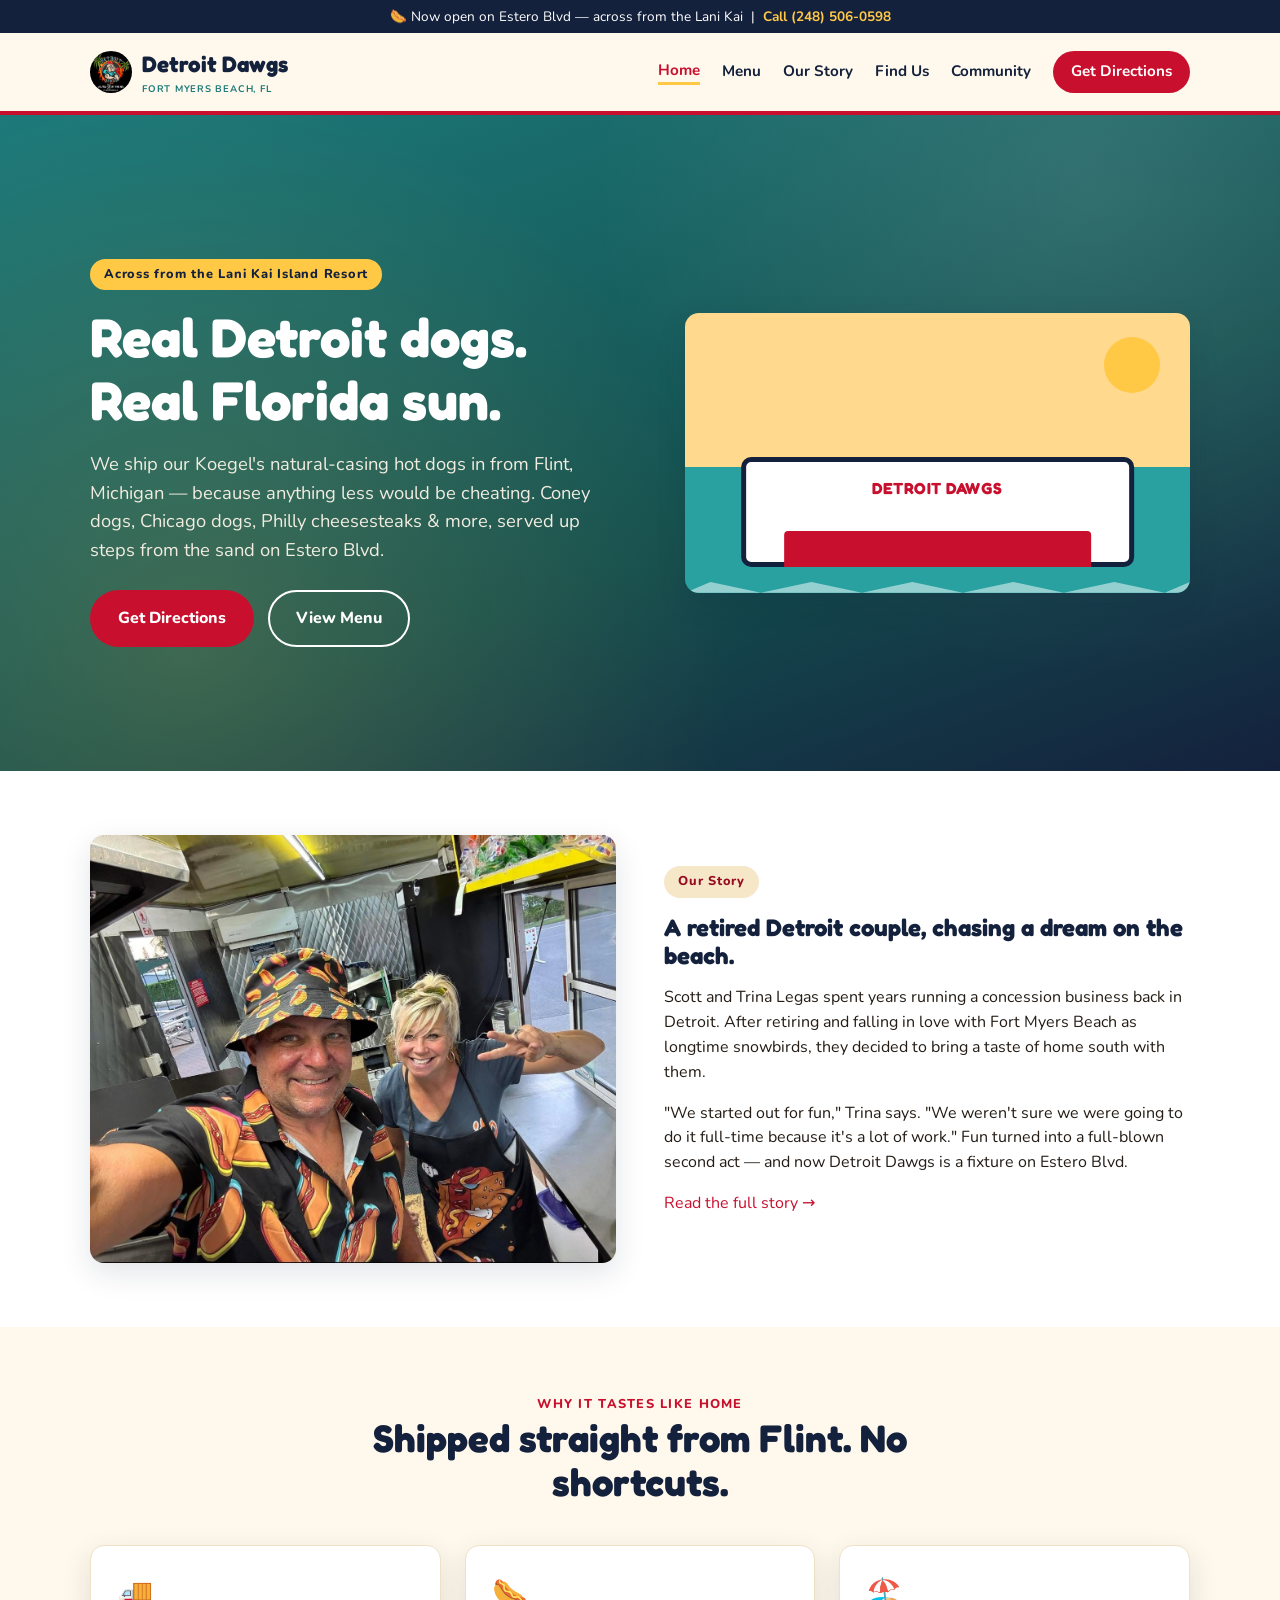
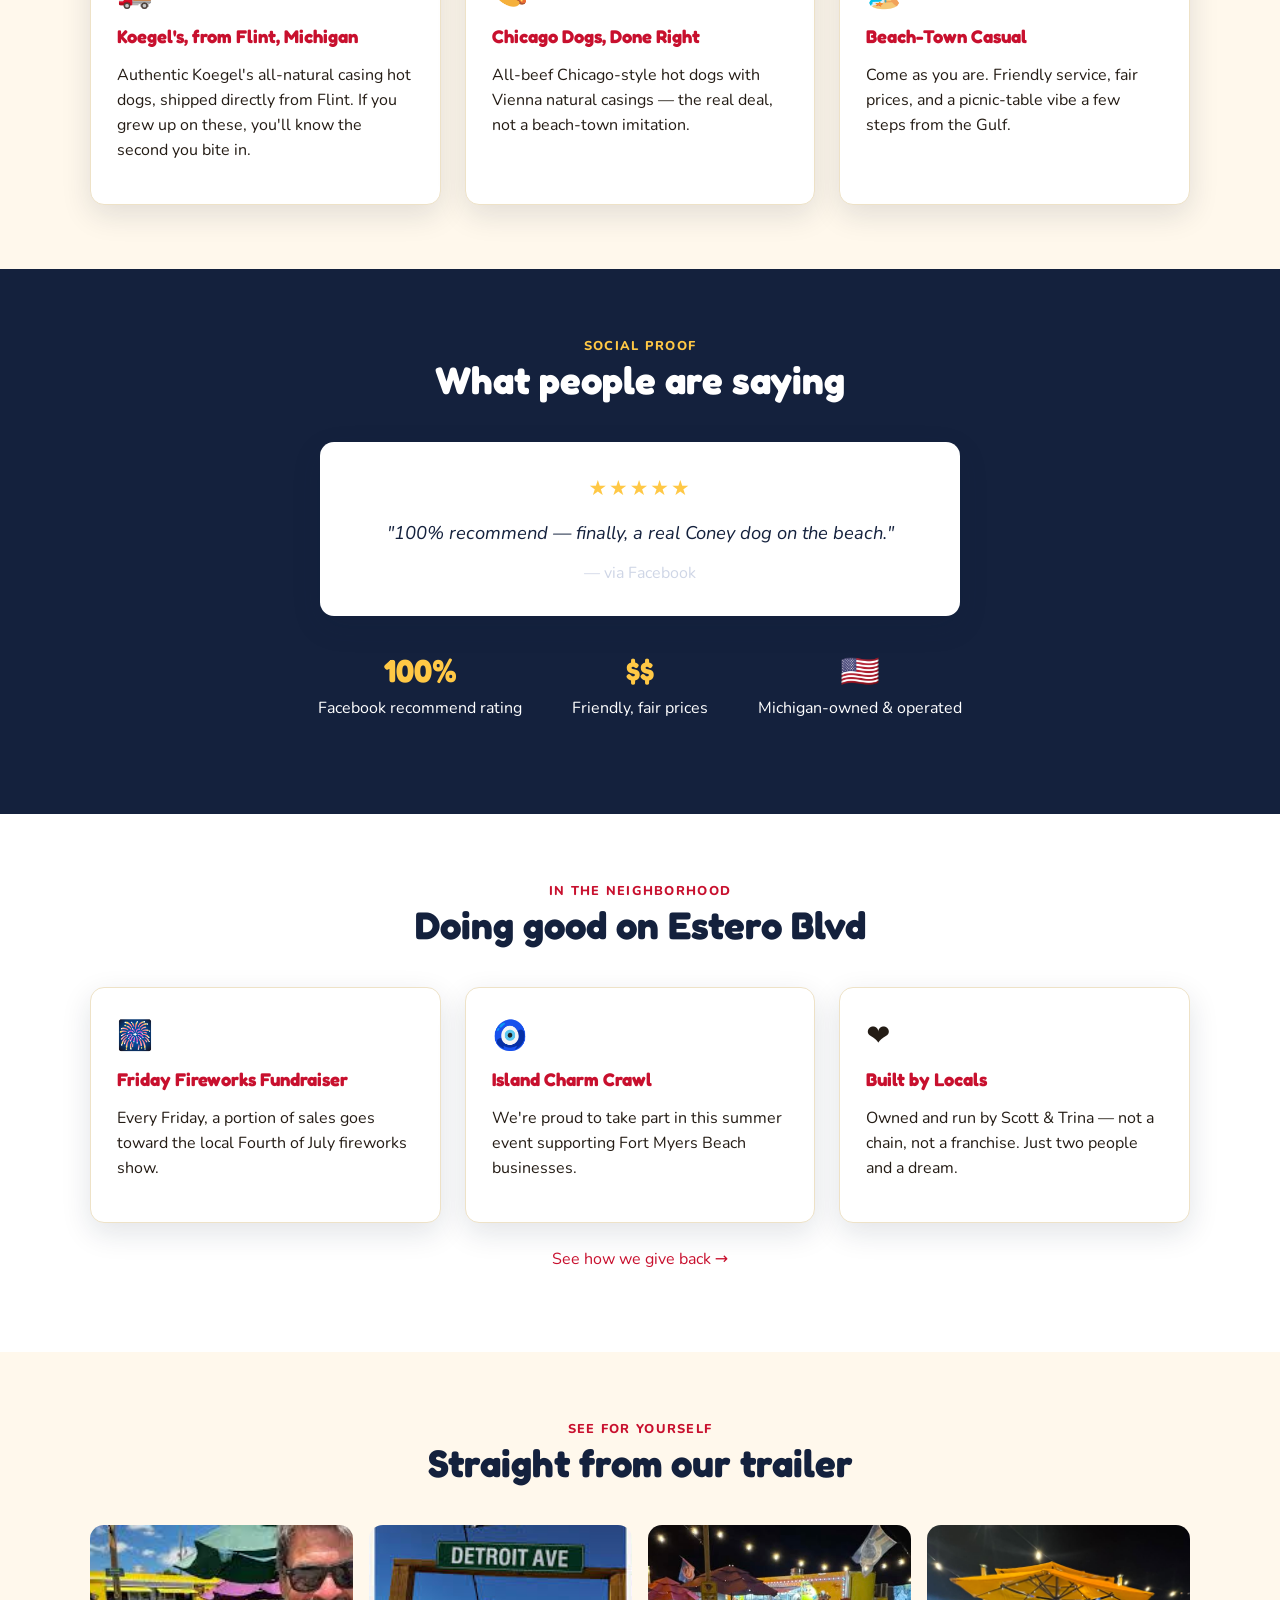
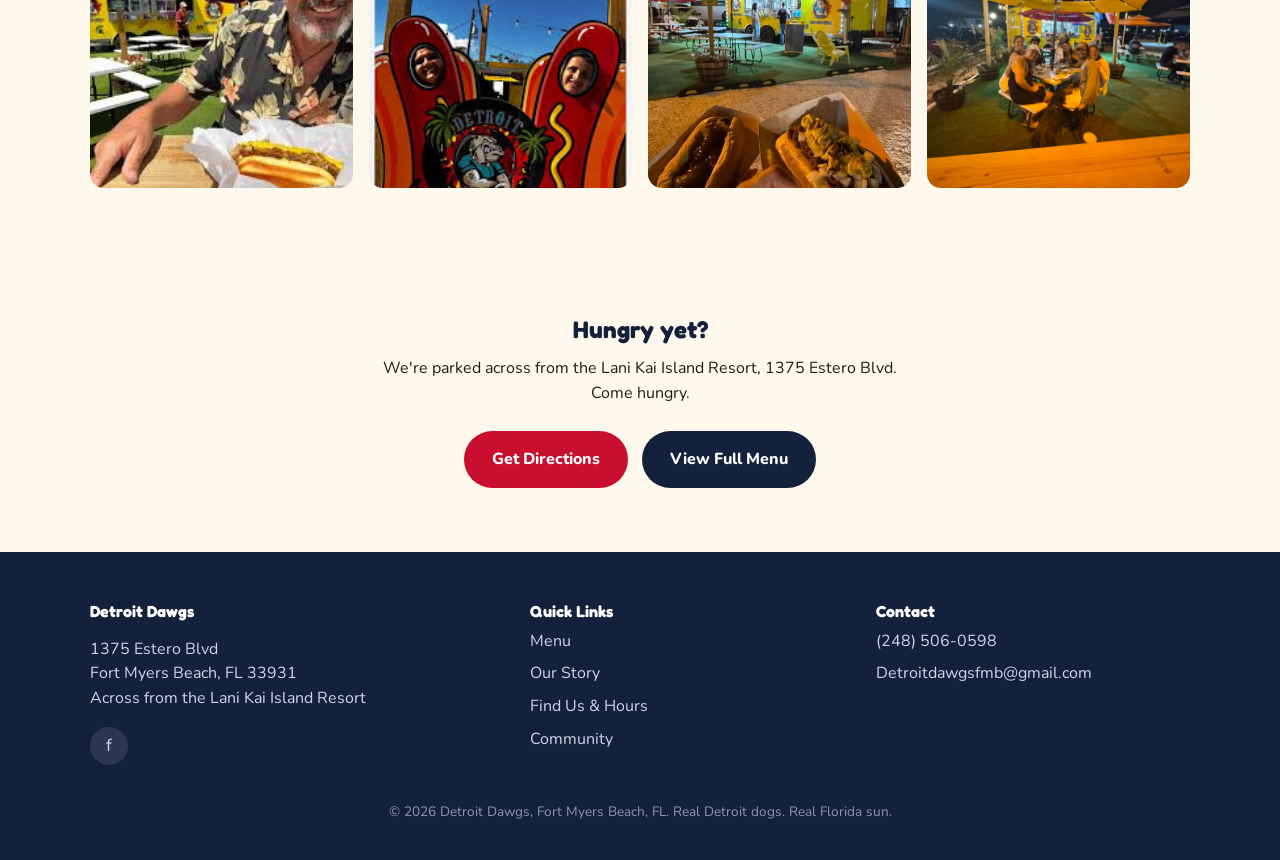
<file: detroit-dawgs/index.html>
<!DOCTYPE html>
<html lang="en">
<head>
<meta charset="UTF-8">
<meta name="viewport" content="width=device-width, initial-scale=1.0">
<title>Detroit Dawgs | Coney Dogs &amp; Koegel's Hot Dogs in Fort Myers Beach</title>
<meta name="description" content="Detroit Dawgs serves real Koegel's hot dogs shipped from Flint, Michigan, plus Chicago dogs, Coney dogs &amp; Philly cheesesteaks on Estero Blvd, Fort Myers Beach — across from the Lani Kai Island Resort.">
<meta name="theme-color" content="#c8102e">
<link rel="canonical" href="https://detroitdawgsfmb.com/">
<meta property="og:title" content="Detroit Dawgs — Real Detroit Dogs, Real Florida Sun">
<meta property="og:description" content="Koegel's hot dogs from Flint, Michigan, served on Fort Myers Beach. A little taste of home for Michigan snowbirds.">
<meta property="og:type" content="restaurant.restaurant">
<meta property="og:url" content="https://detroitdawgsfmb.com/">
<meta property="og:image" content="https://detroitdawgsfmb.com/assets/photo-3.jpg">
<link rel="icon" href="assets/logo.jpeg">
<link rel="preconnect" href="https://fonts.googleapis.com">
<link href="https://fonts.googleapis.com/css2?family=Fredoka:wght@500;600;700&family=Nunito:wght@400;600;700;800&display=swap" rel="stylesheet">
<link rel="stylesheet" href="styles.css">
<script type="application/ld+json">
{
  "@context": "https://schema.org",
  "@type": "FoodEstablishment",
  "name": "Detroit Dawgs",
  "image": "https://detroitdawgsfmb.com/assets/photo-3.jpg",
  "servesCuisine": ["American", "Hot Dogs", "Coney Dogs", "Cheesesteaks"],
  "telephone": "+12485060598",
  "email": "Detroitdawgsfmb@gmail.com",
  "priceRange": "$$",
  "address": {
    "@type": "PostalAddress",
    "streetAddress": "1375 Estero Blvd",
    "addressLocality": "Fort Myers Beach",
    "addressRegion": "FL",
    "postalCode": "33931",
    "addressCountry": "US"
  },
  "sameAs": [
    "https://www.facebook.com/p/Detroit-Dawgs-61573770268589/"
  ],
  "acceptsReservations": "False"
}
</script>
</head>
<body>
<a class="skip-link" href="#main">Skip to content</a>
<div class="top-banner">🌭 Now open on Estero Blvd — across from the Lani Kai &nbsp;|&nbsp; <a href="tel:+12485060598">Call (248) 506-0598</a></div>

<header class="site-header">
  <div class="header-inner">
    <a class="brand" href="index.html">
      <img class="logo-mark" src="assets/logo.jpeg" alt="Detroit Dawgs logo" width="42" height="42">
      <span>Detroit Dawgs<small>FORT MYERS BEACH, FL</small></span>
    </a>
    <button class="nav-toggle" aria-label="Toggle menu" aria-expanded="false">☰</button>
    <nav class="main-nav">
      <a href="index.html" class="current">Home</a>
      <a href="menu.html">Menu</a>
      <a href="our-story.html">Our Story</a>
      <a href="find-us.html">Find Us</a>
      <a href="community.html">Community</a>
      <a class="nav-cta" href="find-us.html#directions">Get Directions</a>
    </nav>
  </div>
</header>

<main id="main">

  <section class="hero">
    <div class="hero-inner">
      <div>
        <span class="hero-eyebrow">Across from the Lani Kai Island Resort</span>
        <h1>Real Detroit dogs. Real Florida sun.</h1>
        <p class="lead">We ship our Koegel's natural-casing hot dogs in from Flint, Michigan — because anything less would be cheating. Coney dogs, Chicago dogs, Philly cheesesteaks &amp; more, served up steps from the sand on Estero Blvd.</p>
        <div class="hero-actions">
          <a class="btn btn-primary" href="find-us.html#directions">Get Directions</a>
          <a class="btn btn-secondary" href="menu.html">View Menu</a>
        </div>
      </div>
      <div class="hero-art" aria-hidden="true">
        <div class="sun"></div>
        <div class="trailer"></div>
        <div class="wave"></div>
      </div>
    </div>
  </section>

  <section class="section-alt">
    <div class="container">
      <div class="story-grid">
        <img src="assets/photo-4.jpg" alt="Scott and Trina Legas inside the Detroit Dawgs trailer" style="border-radius:var(--radius); box-shadow:var(--shadow); width:100%; height:100%; object-fit:cover;">
        <div>
          <span class="hero-eyebrow" style="background:var(--sand); color:var(--red-dark);">Our Story</span>
          <h2>A retired Detroit couple, chasing a dream on the beach.</h2>
          <p>Scott and Trina Legas spent years running a concession business back in Detroit. After retiring and falling in love with Fort Myers Beach as longtime snowbirds, they decided to bring a taste of home south with them.</p>
          <p>"We started out for fun," Trina says. "We weren't sure we were going to do it full-time because it's a lot of work." Fun turned into a full-blown second act — and now Detroit Dawgs is a fixture on Estero Blvd.</p>
          <p><a href="our-story.html">Read the full story →</a></p>
        </div>
      </div>
    </div>
  </section>

  <section>
    <div class="container">
      <div class="section-head">
        <span class="kicker">Why It Tastes Like Home</span>
        <h2>Shipped straight from Flint. No shortcuts.</h2>
      </div>
      <div class="card-grid">
        <div class="card">
          <span class="icon">🚚</span>
          <h3>Koegel's, from Flint, Michigan</h3>
          <p>Authentic Koegel's all-natural casing hot dogs, shipped directly from Flint. If you grew up on these, you'll know the second you bite in.</p>
        </div>
        <div class="card">
          <span class="icon">🌭</span>
          <h3>Chicago Dogs, Done Right</h3>
          <p>All-beef Chicago-style hot dogs with Vienna natural casings — the real deal, not a beach-town imitation.</p>
        </div>
        <div class="card">
          <span class="icon">🏖️</span>
          <h3>Beach-Town Casual</h3>
          <p>Come as you are. Friendly service, fair prices, and a picnic-table vibe a few steps from the Gulf.</p>
        </div>
      </div>
    </div>
  </section>

  <section class="section-navy">
    <div class="container">
      <div class="section-head">
        <span class="kicker" style="color:var(--yellow);">Social Proof</span>
        <h2>What people are saying</h2>
      </div>
      <div class="testimonial">
        <div class="stars">★★★★★</div>
        <p class="quote">"100% recommend — finally, a real Coney dog on the beach."</p>
        <p style="color:#cfd6e6; margin:0;">— via Facebook</p>
      </div>
      <div class="stat-strip">
        <div class="stat"><strong>100%</strong>Facebook recommend rating</div>
        <div class="stat"><strong>$$</strong>Friendly, fair prices</div>
        <div class="stat"><strong>🇺🇸</strong>Michigan-owned &amp; operated</div>
      </div>
    </div>
  </section>

  <section class="section-alt">
    <div class="container">
      <div class="section-head">
        <span class="kicker">In The Neighborhood</span>
        <h2>Doing good on Estero Blvd</h2>
      </div>
      <div class="card-grid">
        <div class="card">
          <span class="icon">🎆</span>
          <h3>Friday Fireworks Fundraiser</h3>
          <p>Every Friday, a portion of sales goes toward the local Fourth of July fireworks show.</p>
        </div>
        <div class="card">
          <span class="icon">🧿</span>
          <h3>Island Charm Crawl</h3>
          <p>We're proud to take part in this summer event supporting Fort Myers Beach businesses.</p>
        </div>
        <div class="card">
          <span class="icon">❤️</span>
          <h3>Built by Locals</h3>
          <p>Owned and run by Scott &amp; Trina — not a chain, not a franchise. Just two people and a dream.</p>
        </div>
      </div>
      <p style="text-align:center; margin-top:24px;"><a href="community.html">See how we give back →</a></p>
    </div>
  </section>

  <section>
    <div class="container">
      <div class="section-head">
        <span class="kicker">See For Yourself</span>
        <h2>Straight from our trailer</h2>
      </div>
      <div class="gallery-grid">
        <img src="assets/photo-1.jpeg" alt="Customer holding a loaded Detroit Dawgs hot dog" loading="lazy" style="border-radius:var(--radius); object-fit:cover; aspect-ratio:1/1;">
        <img src="assets/photo-2.jpeg" alt="Friends posing under the Detroit Ave sign at Detroit Dawgs" loading="lazy" style="border-radius:var(--radius); object-fit:cover; aspect-ratio:1/1;">
        <img src="assets/photo-3.jpg" alt="Detroit Dawgs trailer lit up at night with hot dogs in the foreground" loading="lazy" style="border-radius:var(--radius); object-fit:cover; aspect-ratio:1/1;">
        <img src="assets/photo-5.jpg" alt="Customers enjoying dinner at the picnic tables outside Detroit Dawgs" loading="lazy" style="border-radius:var(--radius); object-fit:cover; aspect-ratio:1/1;">
      </div>
    </div>
  </section>

  <section>
    <div class="container" style="text-align:center;">
      <h2>Hungry yet?</h2>
      <p class="lead" style="margin:0 auto 24px; max-width:520px;">We're parked across from the Lani Kai Island Resort, 1375 Estero Blvd. Come hungry.</p>
      <div class="hero-actions" style="justify-content:center;">
        <a class="btn btn-primary" href="find-us.html#directions">Get Directions</a>
        <a class="btn btn-dark" href="menu.html">View Full Menu</a>
      </div>
    </div>
  </section>

</main>

<footer class="site-footer" id="contact">
  <div class="container footer-grid">
    <div>
      <h4>Detroit Dawgs</h4>
      <p>1375 Estero Blvd<br>Fort Myers Beach, FL 33931<br>Across from the Lani Kai Island Resort</p>
      <div class="social-row">
        <a href="https://www.facebook.com/p/Detroit-Dawgs-61573770268589/" aria-label="Facebook" target="_blank" rel="noopener">f</a>
      </div>
    </div>
    <div>
      <h4>Quick Links</h4>
      <ul>
        <li><a href="menu.html">Menu</a></li>
        <li><a href="our-story.html">Our Story</a></li>
        <li><a href="find-us.html">Find Us &amp; Hours</a></li>
        <li><a href="community.html">Community</a></li>
      </ul>
    </div>
    <div>
      <h4>Contact</h4>
      <ul>
        <li><a href="tel:+12485060598">(248) 506-0598</a></li>
        <li><a href="mailto:Detroitdawgsfmb@gmail.com">Detroitdawgsfmb@gmail.com</a></li>
      </ul>
    </div>
  </div>
  <p class="footer-bottom">© <span id="year"></span> Detroit Dawgs, Fort Myers Beach, FL. Real Detroit dogs. Real Florida sun.</p>
</footer>

<script src="script.js"></script>
</body>
</html>
</file>
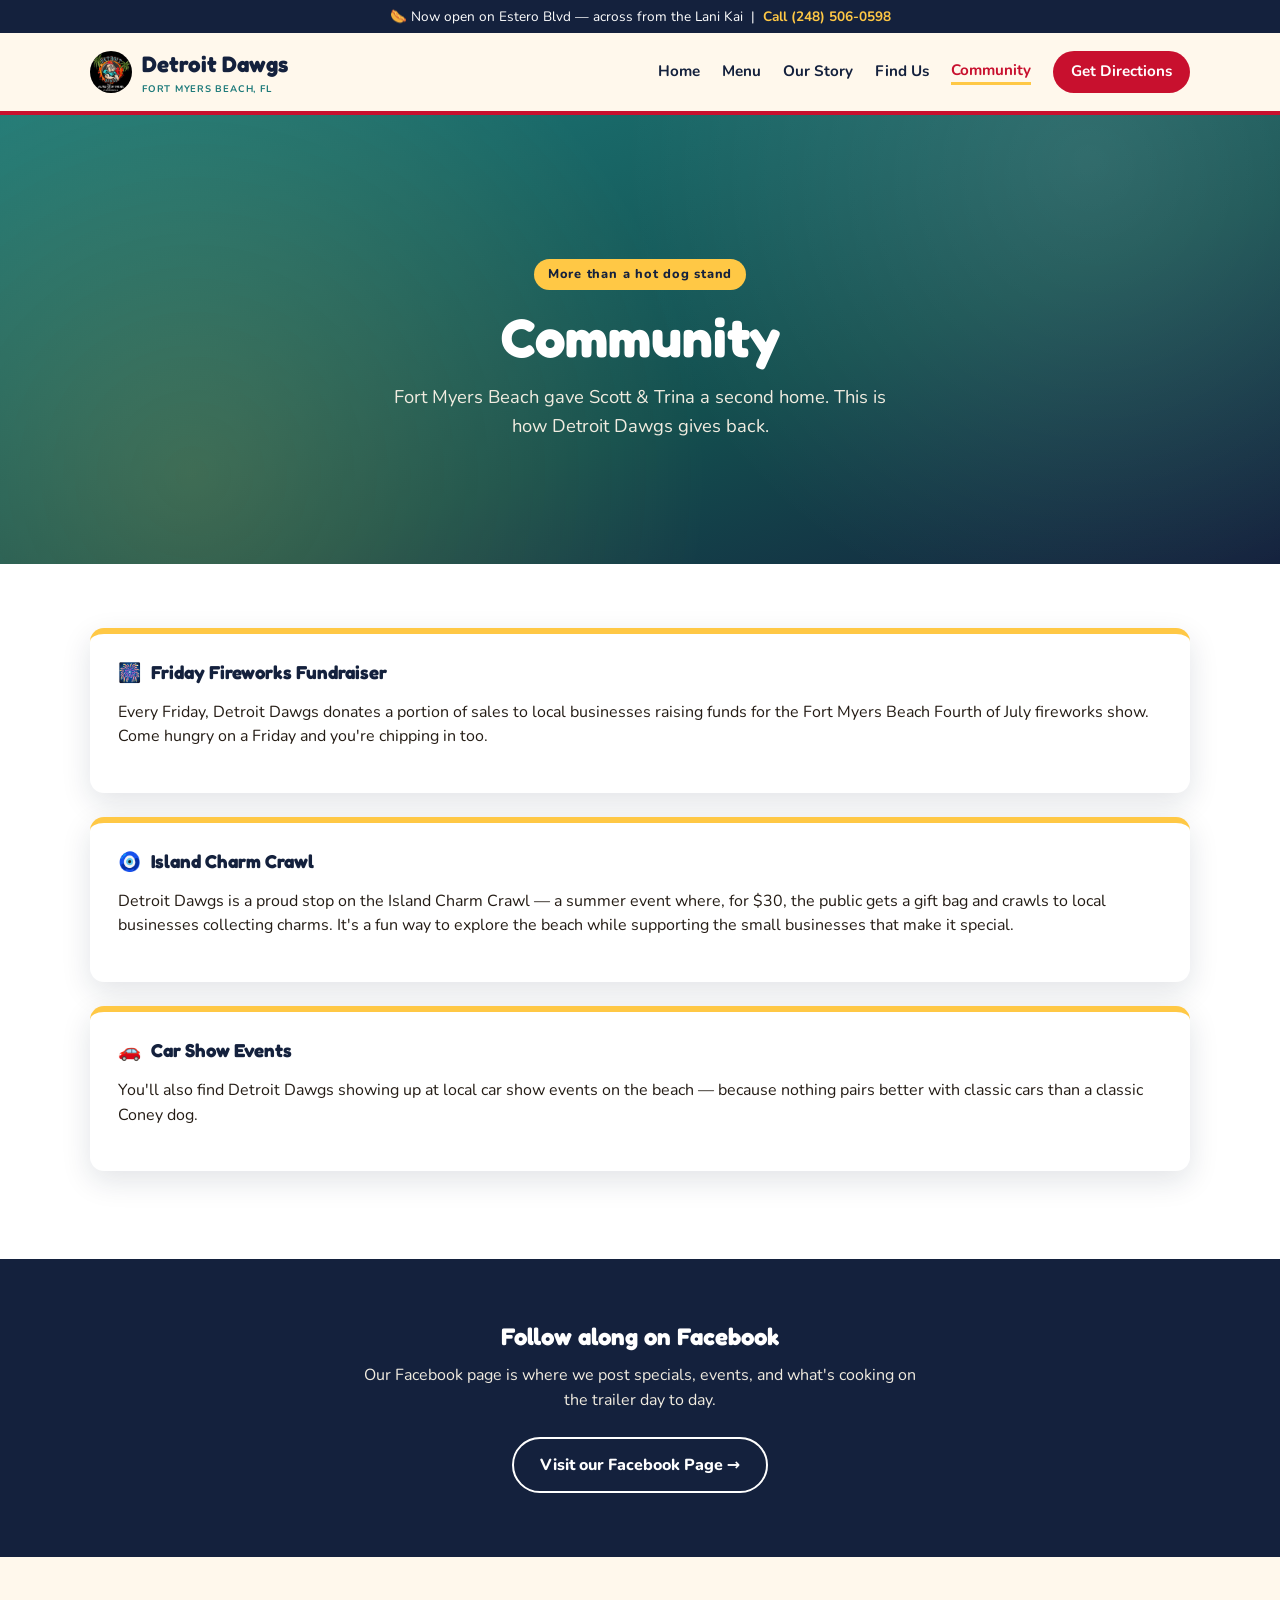
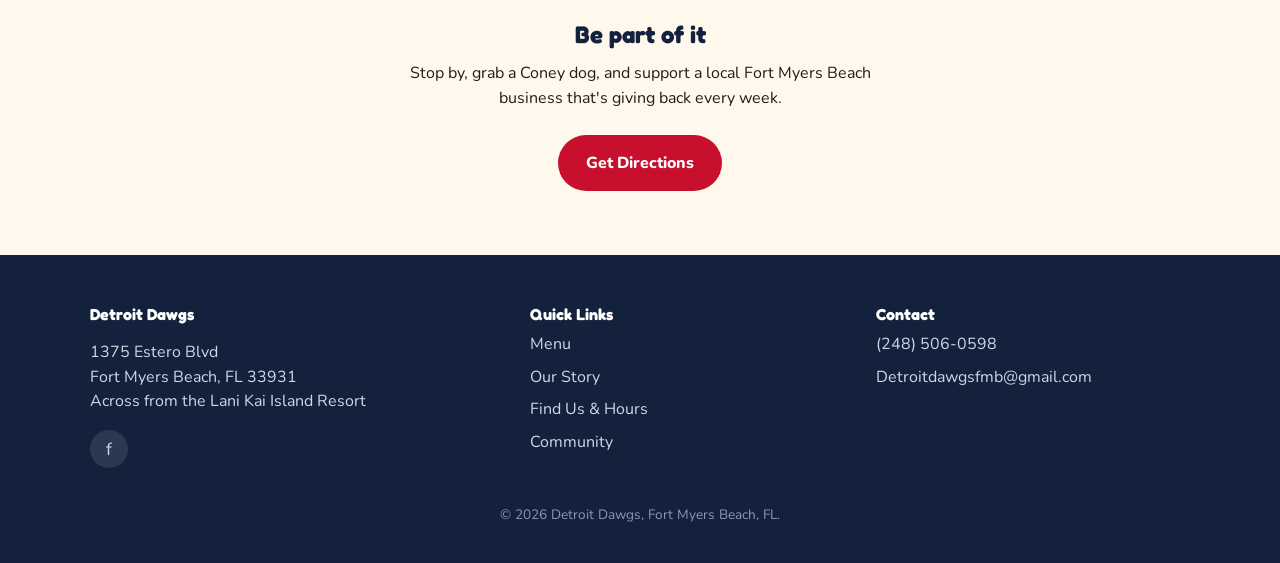
<file: detroit-dawgs/community.html>
<!DOCTYPE html>
<html lang="en">
<head>
<meta charset="UTF-8">
<meta name="viewport" content="width=device-width, initial-scale=1.0">
<title>Community | Detroit Dawgs Gives Back — Fort Myers Beach</title>
<meta name="description" content="Detroit Dawgs supports the Fort Myers Beach community through the Friday fireworks fundraiser, the Island Charm Crawl, and local car shows.">
<meta name="theme-color" content="#c8102e">
<link rel="canonical" href="https://detroitdawgsfmb.com/community.html">
<link rel="icon" href="assets/logo.jpeg">
<link rel="preconnect" href="https://fonts.googleapis.com">
<link href="https://fonts.googleapis.com/css2?family=Fredoka:wght@500;600;700&family=Nunito:wght@400;600;700;800&display=swap" rel="stylesheet">
<link rel="stylesheet" href="styles.css">
</head>
<body>
<a class="skip-link" href="#main">Skip to content</a>
<div class="top-banner">🌭 Now open on Estero Blvd — across from the Lani Kai &nbsp;|&nbsp; <a href="tel:+12485060598">Call (248) 506-0598</a></div>

<header class="site-header">
  <div class="header-inner">
    <a class="brand" href="index.html">
      <img class="logo-mark" src="assets/logo.jpeg" alt="Detroit Dawgs logo" width="42" height="42">
      <span>Detroit Dawgs<small>FORT MYERS BEACH, FL</small></span>
    </a>
    <button class="nav-toggle" aria-label="Toggle menu" aria-expanded="false">☰</button>
    <nav class="main-nav">
      <a href="index.html">Home</a>
      <a href="menu.html">Menu</a>
      <a href="our-story.html">Our Story</a>
      <a href="find-us.html">Find Us</a>
      <a href="community.html" class="current">Community</a>
      <a class="nav-cta" href="find-us.html#directions">Get Directions</a>
    </nav>
  </div>
</header>

<main id="main">

  <section class="hero">
    <div class="hero-inner" style="grid-template-columns:1fr; text-align:center;">
      <div>
        <span class="hero-eyebrow">More than a hot dog stand</span>
        <h1>Community</h1>
        <p class="lead" style="margin:0 auto;">Fort Myers Beach gave Scott &amp; Trina a second home. This is how Detroit Dawgs gives back.</p>
      </div>
    </div>
  </section>

  <section class="section-alt">
    <div class="container">

      <div class="community-card">
        <h3><span>🎆</span> Friday Fireworks Fundraiser</h3>
        <p>Every Friday, Detroit Dawgs donates a portion of sales to local businesses raising funds for the Fort Myers Beach Fourth of July fireworks show. Come hungry on a Friday and you're chipping in too.</p>
      </div>

      <div class="community-card">
        <h3><span>🧿</span> Island Charm Crawl</h3>
        <p>Detroit Dawgs is a proud stop on the Island Charm Crawl — a summer event where, for $30, the public gets a gift bag and crawls to local businesses collecting charms. It's a fun way to explore the beach while supporting the small businesses that make it special.</p>
      </div>

      <div class="community-card">
        <h3><span>🚗</span> Car Show Events</h3>
        <p>You'll also find Detroit Dawgs showing up at local car show events on the beach — because nothing pairs better with classic cars than a classic Coney dog.</p>
      </div>

    </div>
  </section>

  <section class="section-navy">
    <div class="container" style="text-align:center;">
      <h2>Follow along on Facebook</h2>
      <p class="lead" style="margin:0 auto 24px; max-width:560px; color:#f1ece0;">Our Facebook page is where we post specials, events, and what's cooking on the trailer day to day.</p>
      <div class="fb-embed-wrap">
        <a class="btn btn-secondary" href="https://www.facebook.com/p/Detroit-Dawgs-61573770268589/" target="_blank" rel="noopener">Visit our Facebook Page →</a>
      </div>
    </div>
  </section>

  <section>
    <div class="container" style="text-align:center;">
      <h2>Be part of it</h2>
      <p class="lead" style="margin:0 auto 24px; max-width:520px;">Stop by, grab a Coney dog, and support a local Fort Myers Beach business that's giving back every week.</p>
      <a class="btn btn-primary" href="find-us.html#directions">Get Directions</a>
    </div>
  </section>

</main>

<footer class="site-footer">
  <div class="container footer-grid">
    <div>
      <h4>Detroit Dawgs</h4>
      <p>1375 Estero Blvd<br>Fort Myers Beach, FL 33931<br>Across from the Lani Kai Island Resort</p>
      <div class="social-row">
        <a href="https://www.facebook.com/p/Detroit-Dawgs-61573770268589/" aria-label="Facebook" target="_blank" rel="noopener">f</a>
      </div>
    </div>
    <div>
      <h4>Quick Links</h4>
      <ul>
        <li><a href="menu.html">Menu</a></li>
        <li><a href="our-story.html">Our Story</a></li>
        <li><a href="find-us.html">Find Us &amp; Hours</a></li>
        <li><a href="community.html">Community</a></li>
      </ul>
    </div>
    <div>
      <h4>Contact</h4>
      <ul>
        <li><a href="tel:+12485060598">(248) 506-0598</a></li>
        <li><a href="mailto:Detroitdawgsfmb@gmail.com">Detroitdawgsfmb@gmail.com</a></li>
      </ul>
    </div>
  </div>
  <p class="footer-bottom">© <span id="year"></span> Detroit Dawgs, Fort Myers Beach, FL.</p>
</footer>

<script src="script.js"></script>
</body>
</html>
</file>
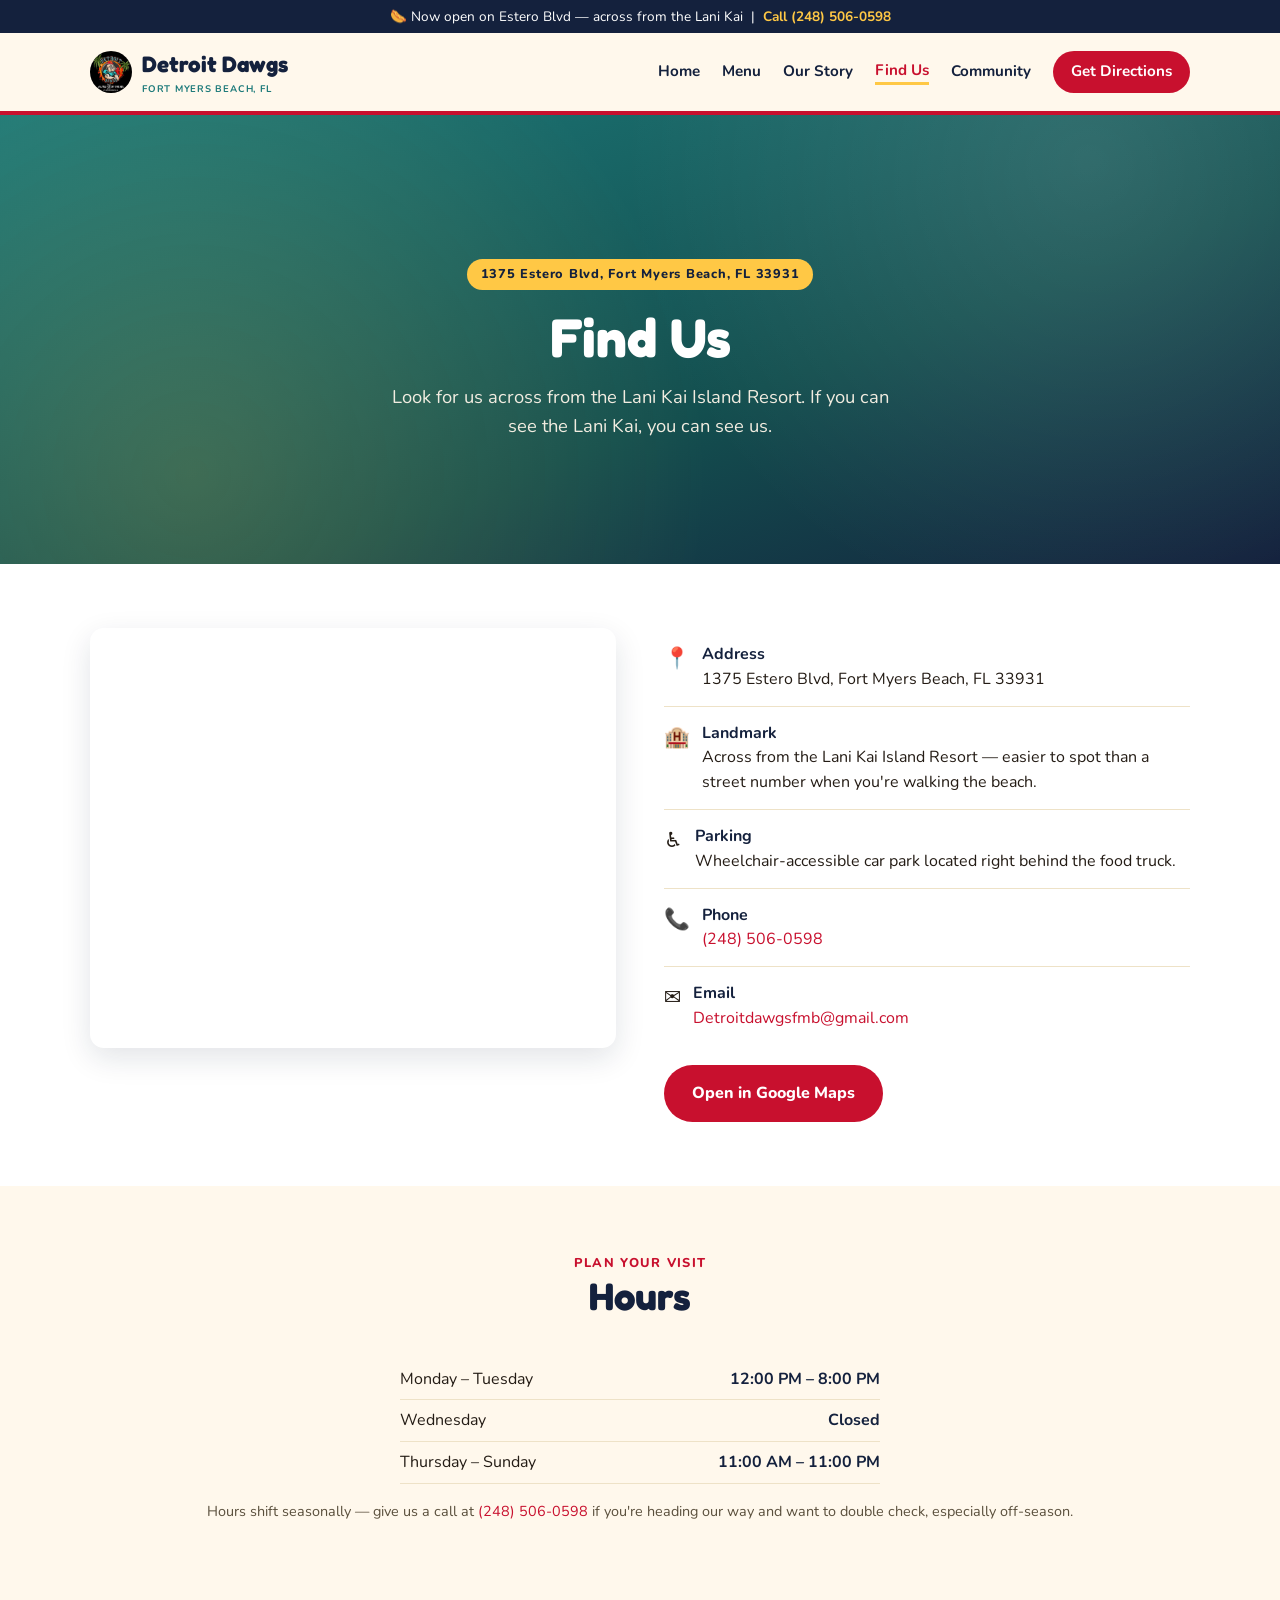
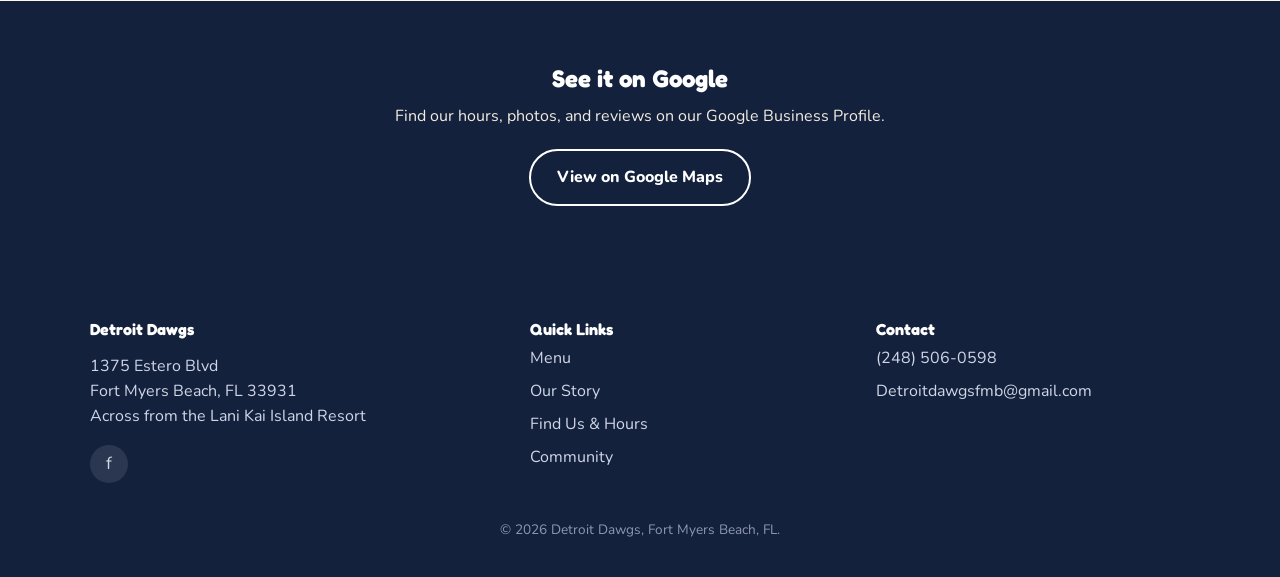
<file: detroit-dawgs/find-us.html>
<!DOCTYPE html>
<html lang="en">
<head>
<meta charset="UTF-8">
<meta name="viewport" content="width=device-width, initial-scale=1.0">
<title>Find Us &amp; Hours | Detroit Dawgs — Estero Blvd, Fort Myers Beach</title>
<meta name="description" content="Detroit Dawgs is at 1375 Estero Blvd, Fort Myers Beach, FL — across from the Lani Kai Island Resort. Get directions, hours, and parking info.">
<meta name="theme-color" content="#c8102e">
<link rel="canonical" href="https://detroitdawgsfmb.com/find-us.html">
<link rel="icon" href="assets/logo.jpeg">
<link rel="preconnect" href="https://fonts.googleapis.com">
<link href="https://fonts.googleapis.com/css2?family=Fredoka:wght@500;600;700&family=Nunito:wght@400;600;700;800&display=swap" rel="stylesheet">
<link rel="stylesheet" href="styles.css">
<script type="application/ld+json">
{
  "@context": "https://schema.org",
  "@type": "LocalBusiness",
  "name": "Detroit Dawgs",
  "telephone": "+12485060598",
  "email": "Detroitdawgsfmb@gmail.com",
  "priceRange": "$$",
  "address": {
    "@type": "PostalAddress",
    "streetAddress": "1375 Estero Blvd",
    "addressLocality": "Fort Myers Beach",
    "addressRegion": "FL",
    "postalCode": "33931",
    "addressCountry": "US"
  },
  "openingHoursSpecification": [
    {"@type": "OpeningHoursSpecification", "dayOfWeek": ["Monday","Tuesday"], "opens": "12:00", "closes": "20:00"},
    {"@type": "OpeningHoursSpecification", "dayOfWeek": ["Thursday","Friday","Saturday","Sunday"], "opens": "11:00", "closes": "23:00"}
  ]
}
</script>
</head>
<body>
<a class="skip-link" href="#main">Skip to content</a>
<div class="top-banner">🌭 Now open on Estero Blvd — across from the Lani Kai &nbsp;|&nbsp; <a href="tel:+12485060598">Call (248) 506-0598</a></div>

<header class="site-header">
  <div class="header-inner">
    <a class="brand" href="index.html">
      <img class="logo-mark" src="assets/logo.jpeg" alt="Detroit Dawgs logo" width="42" height="42">
      <span>Detroit Dawgs<small>FORT MYERS BEACH, FL</small></span>
    </a>
    <button class="nav-toggle" aria-label="Toggle menu" aria-expanded="false">☰</button>
    <nav class="main-nav">
      <a href="index.html">Home</a>
      <a href="menu.html">Menu</a>
      <a href="our-story.html">Our Story</a>
      <a href="find-us.html" class="current">Find Us</a>
      <a href="community.html">Community</a>
      <a class="nav-cta" href="find-us.html#directions">Get Directions</a>
    </nav>
  </div>
</header>

<main id="main">

  <section class="hero">
    <div class="hero-inner" style="grid-template-columns:1fr; text-align:center;">
      <div>
        <span class="hero-eyebrow">1375 Estero Blvd, Fort Myers Beach, FL 33931</span>
        <h1>Find Us</h1>
        <p class="lead" style="margin:0 auto;">Look for us across from the Lani Kai Island Resort. If you can see the Lani Kai, you can see us.</p>
      </div>
    </div>
  </section>

  <section id="directions" class="section-alt">
    <div class="container">
      <div class="story-grid" style="align-items:start;">
        <iframe
          class="map-embed"
          title="Map to Detroit Dawgs, 1375 Estero Blvd, Fort Myers Beach, FL"
          src="https://www.google.com/maps?q=1375+Estero+Blvd,+Fort+Myers+Beach,+FL+33931&output=embed"
          loading="lazy"
          referrerpolicy="no-referrer-when-downgrade">
        </iframe>
        <div>
          <ul class="info-list">
            <li>
              <span class="label-icon">📍</span>
              <div><strong>Address</strong>1375 Estero Blvd, Fort Myers Beach, FL 33931</div>
            </li>
            <li>
              <span class="label-icon">🏨</span>
              <div><strong>Landmark</strong>Across from the Lani Kai Island Resort — easier to spot than a street number when you're walking the beach.</div>
            </li>
            <li>
              <span class="label-icon">♿</span>
              <div><strong>Parking</strong>Wheelchair-accessible car park located right behind the food truck.</div>
            </li>
            <li>
              <span class="label-icon">📞</span>
              <div><strong>Phone</strong><a href="tel:+12485060598">(248) 506-0598</a></div>
            </li>
            <li>
              <span class="label-icon">✉️</span>
              <div><strong>Email</strong><a href="mailto:Detroitdawgsfmb@gmail.com">Detroitdawgsfmb@gmail.com</a></div>
            </li>
          </ul>
          <a class="btn btn-primary" style="margin-top:20px;" href="https://www.google.com/maps?q=1375+Estero+Blvd,+Fort+Myers+Beach,+FL+33931" target="_blank" rel="noopener">Open in Google Maps</a>
        </div>
      </div>
    </div>
  </section>

  <section>
    <div class="container">
      <div class="section-head">
        <span class="kicker">Plan Your Visit</span>
        <h2>Hours</h2>
      </div>
      <table class="hours" style="max-width:480px; margin:0 auto;">
        <tr><td>Monday – Tuesday</td><td>12:00 PM – 8:00 PM</td></tr>
        <tr><td>Wednesday</td><td>Closed</td></tr>
        <tr><td>Thursday – Sunday</td><td>11:00 AM – 11:00 PM</td></tr>
      </table>
      <p style="text-align:center; color:#5a4f3c; font-size:0.9rem; margin-top:16px;">Hours shift seasonally — give us a call at <a href="tel:+12485060598">(248) 506-0598</a> if you're heading our way and want to double check, especially off-season.</p>
    </div>
  </section>

  <section class="section-navy">
    <div class="container" style="text-align:center;">
      <h2>See it on Google</h2>
      <p class="lead" style="margin:0 auto 20px; max-width:560px; color:#f1ece0;">Find our hours, photos, and reviews on our Google Business Profile.</p>
      <a class="btn btn-secondary" href="https://www.google.com/maps?q=1375+Estero+Blvd,+Fort+Myers+Beach,+FL+33931" target="_blank" rel="noopener">View on Google Maps</a>
    </div>
  </section>

</main>

<footer class="site-footer">
  <div class="container footer-grid">
    <div>
      <h4>Detroit Dawgs</h4>
      <p>1375 Estero Blvd<br>Fort Myers Beach, FL 33931<br>Across from the Lani Kai Island Resort</p>
      <div class="social-row">
        <a href="https://www.facebook.com/p/Detroit-Dawgs-61573770268589/" aria-label="Facebook" target="_blank" rel="noopener">f</a>
      </div>
    </div>
    <div>
      <h4>Quick Links</h4>
      <ul>
        <li><a href="menu.html">Menu</a></li>
        <li><a href="our-story.html">Our Story</a></li>
        <li><a href="find-us.html">Find Us &amp; Hours</a></li>
        <li><a href="community.html">Community</a></li>
      </ul>
    </div>
    <div>
      <h4>Contact</h4>
      <ul>
        <li><a href="tel:+12485060598">(248) 506-0598</a></li>
        <li><a href="mailto:Detroitdawgsfmb@gmail.com">Detroitdawgsfmb@gmail.com</a></li>
      </ul>
    </div>
  </div>
  <p class="footer-bottom">© <span id="year"></span> Detroit Dawgs, Fort Myers Beach, FL.</p>
</footer>

<script src="script.js"></script>
</body>
</html>
</file>
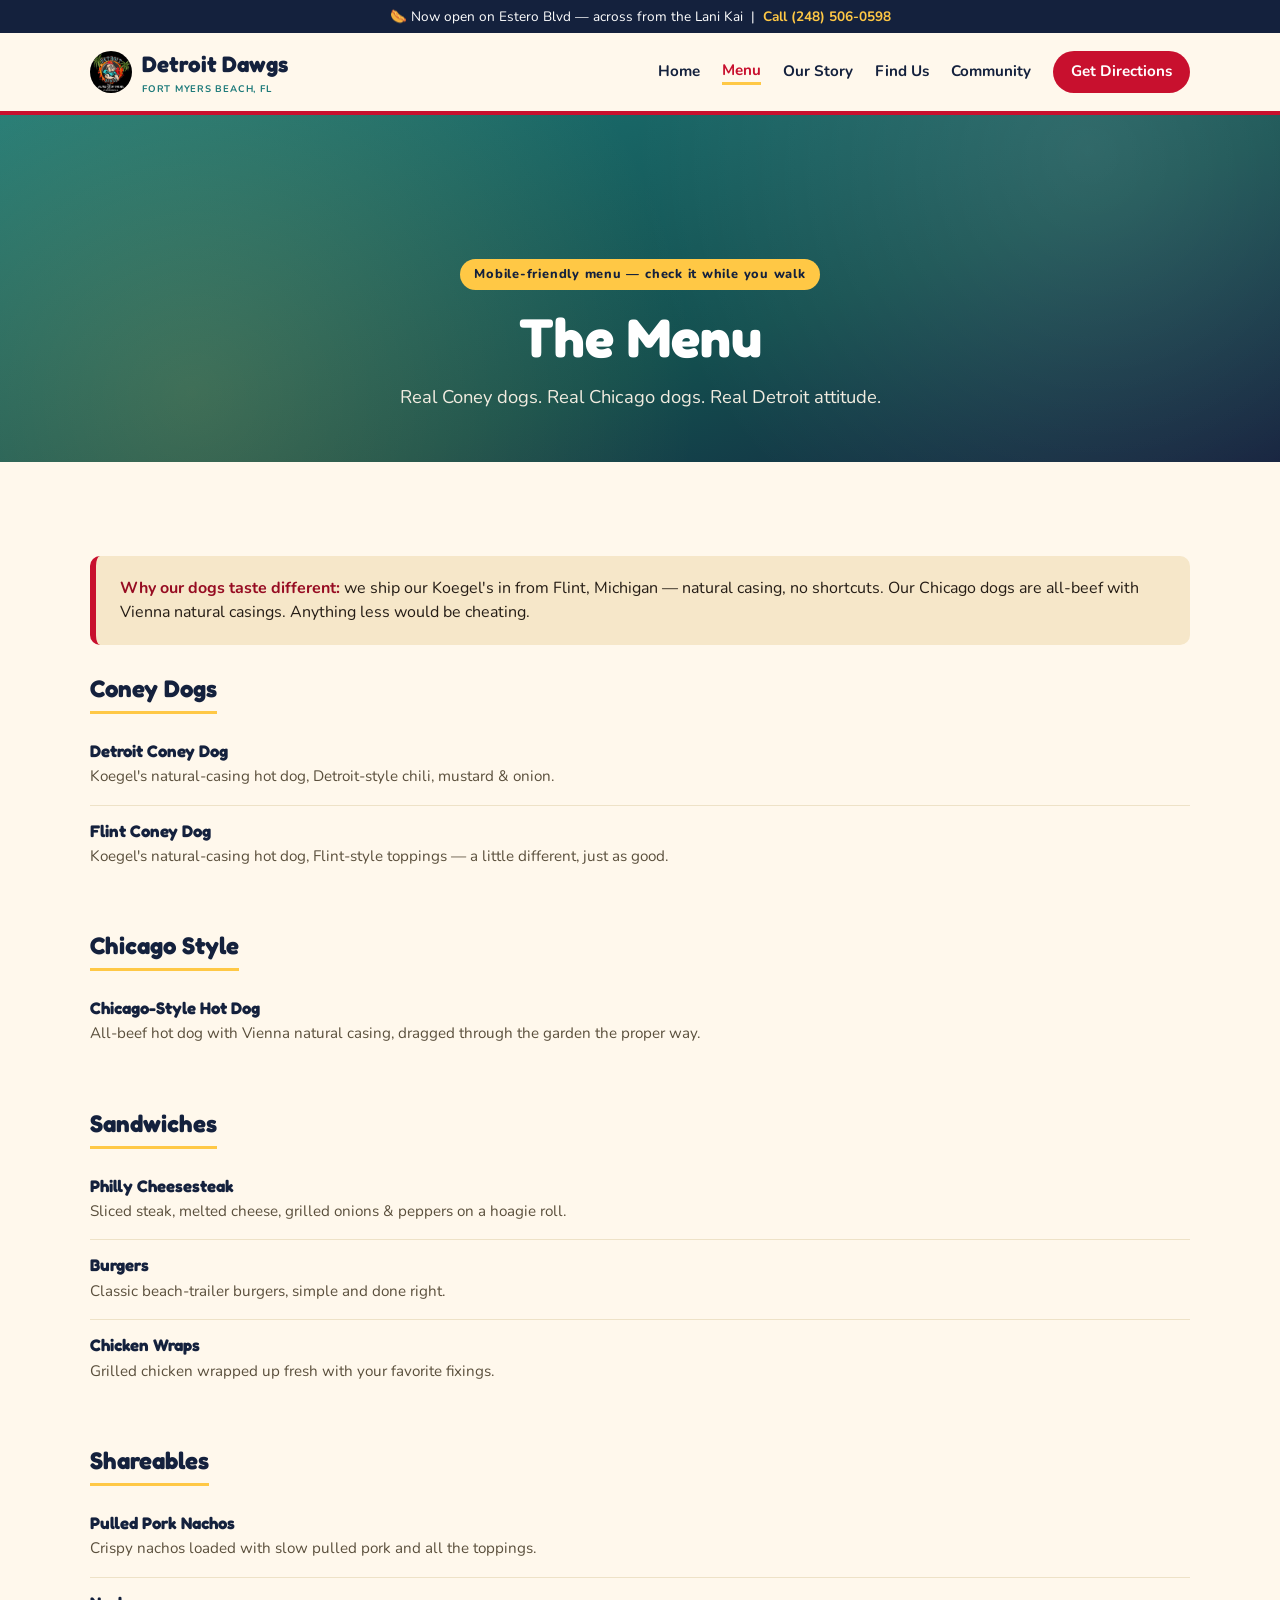
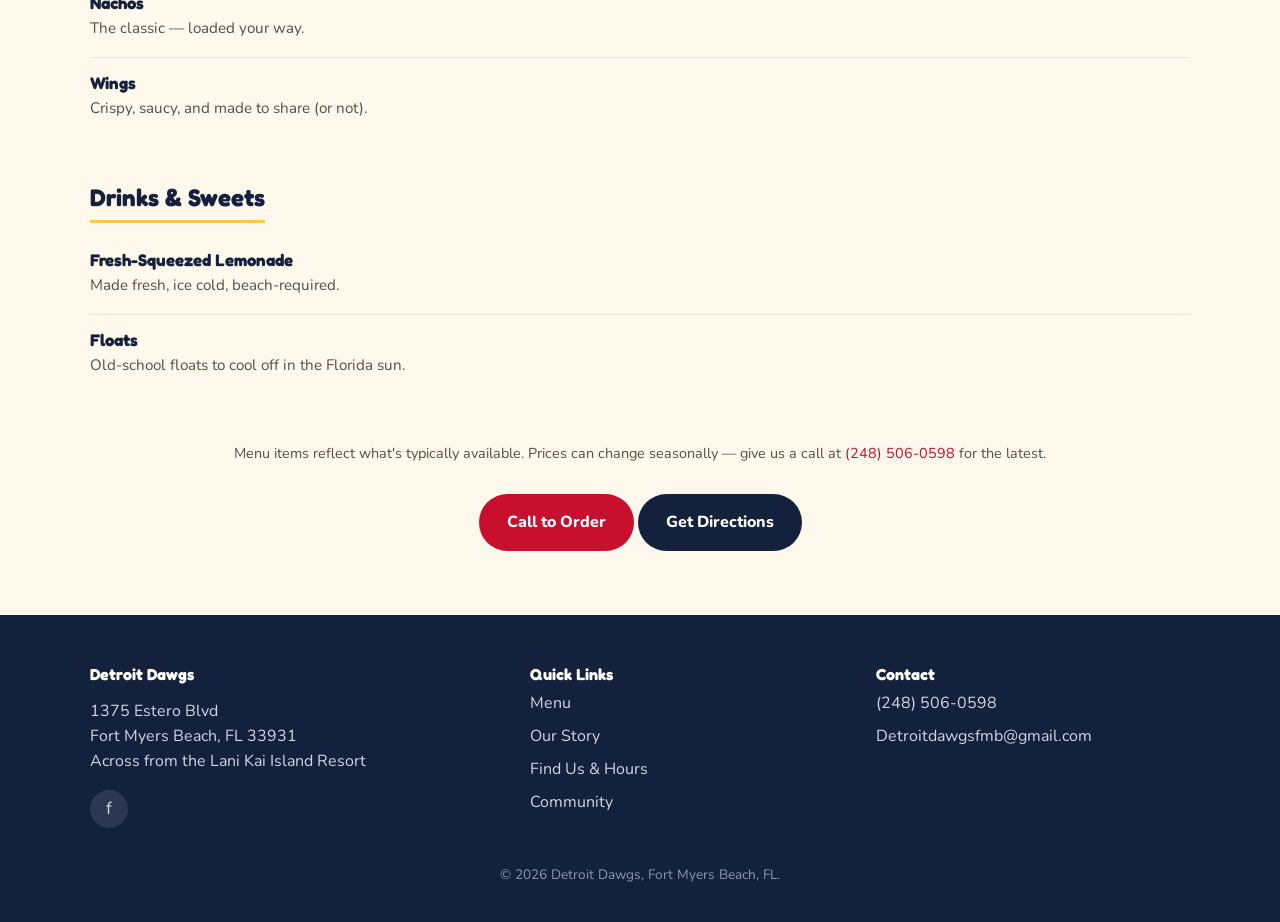
<file: detroit-dawgs/menu.html>
<!DOCTYPE html>
<html lang="en">
<head>
<meta charset="UTF-8">
<meta name="viewport" content="width=device-width, initial-scale=1.0">
<title>Menu | Detroit Dawgs — Koegel's, Coney &amp; Chicago Dogs in Fort Myers Beach</title>
<meta name="description" content="Detroit Coney dogs, Flint Coney dogs, Chicago-style hot dogs with Vienna natural casings, Philly cheesesteaks, pulled pork nachos, burgers &amp; more — Detroit Dawgs, Fort Myers Beach.">
<meta name="theme-color" content="#c8102e">
<link rel="canonical" href="https://detroitdawgsfmb.com/menu.html">
<link rel="icon" href="assets/logo.jpeg">
<link rel="preconnect" href="https://fonts.googleapis.com">
<link href="https://fonts.googleapis.com/css2?family=Fredoka:wght@500;600;700&family=Nunito:wght@400;600;700;800&display=swap" rel="stylesheet">
<link rel="stylesheet" href="styles.css">
<script type="application/ld+json">
{
  "@context": "https://schema.org",
  "@type": "Menu",
  "name": "Detroit Dawgs Menu",
  "hasMenuSection": [
    {
      "@type": "MenuSection",
      "name": "Coney Dogs",
      "hasMenuItem": [
        {"@type": "MenuItem", "name": "Detroit Coney Dog", "description": "Koegel's all-natural casing hot dog shipped from Flint, Michigan, topped Detroit-style."},
        {"@type": "MenuItem", "name": "Flint Coney Dog", "description": "Koegel's natural casing dog, Flint-style toppings."}
      ]
    },
    {
      "@type": "MenuSection",
      "name": "Chicago Dogs",
      "hasMenuItem": [
        {"@type": "MenuItem", "name": "Chicago-Style Hot Dog", "description": "All-beef hot dog with Vienna natural casing, classic Chicago toppings."}
      ]
    }
  ]
}
</script>
</head>
<body>
<a class="skip-link" href="#main">Skip to content</a>
<div class="top-banner">🌭 Now open on Estero Blvd — across from the Lani Kai &nbsp;|&nbsp; <a href="tel:+12485060598">Call (248) 506-0598</a></div>

<header class="site-header">
  <div class="header-inner">
    <a class="brand" href="index.html">
      <img class="logo-mark" src="assets/logo.jpeg" alt="Detroit Dawgs logo" width="42" height="42">
      <span>Detroit Dawgs<small>FORT MYERS BEACH, FL</small></span>
    </a>
    <button class="nav-toggle" aria-label="Toggle menu" aria-expanded="false">☰</button>
    <nav class="main-nav">
      <a href="index.html">Home</a>
      <a href="menu.html" class="current">Menu</a>
      <a href="our-story.html">Our Story</a>
      <a href="find-us.html">Find Us</a>
      <a href="community.html">Community</a>
      <a class="nav-cta" href="find-us.html#directions">Get Directions</a>
    </nav>
  </div>
</header>

<main id="main">

  <section class="hero" style="padding-bottom:10px;">
    <div class="hero-inner" style="grid-template-columns:1fr; text-align:center; padding-bottom:40px;">
      <div>
        <span class="hero-eyebrow">Mobile-friendly menu — check it while you walk</span>
        <h1>The Menu</h1>
        <p class="lead" style="margin:0 auto;">Real Coney dogs. Real Chicago dogs. Real Detroit attitude.</p>
      </div>
    </div>
  </section>

  <section>
    <div class="container">

      <div class="callout">
        <strong>Why our dogs taste different:</strong> we ship our Koegel's in from Flint, Michigan — natural casing, no shortcuts. Our Chicago dogs are all-beef with Vienna natural casings. Anything less would be cheating.
      </div>

      <div class="menu-section">
        <h2>Coney Dogs</h2>
        <div class="menu-item">
          <div>
            <h4>Detroit Coney Dog</h4>
            <p>Koegel's natural-casing hot dog, Detroit-style chili, mustard &amp; onion.</p>
          </div>
        </div>
        <div class="menu-item">
          <div>
            <h4>Flint Coney Dog</h4>
            <p>Koegel's natural-casing hot dog, Flint-style toppings — a little different, just as good.</p>
          </div>
        </div>
      </div>

      <div class="menu-section">
        <h2>Chicago Style</h2>
        <div class="menu-item">
          <div>
            <h4>Chicago-Style Hot Dog</h4>
            <p>All-beef hot dog with Vienna natural casing, dragged through the garden the proper way.</p>
          </div>
        </div>
      </div>

      <div class="menu-section">
        <h2>Sandwiches</h2>
        <div class="menu-item">
          <div>
            <h4>Philly Cheesesteak</h4>
            <p>Sliced steak, melted cheese, grilled onions &amp; peppers on a hoagie roll.</p>
          </div>
        </div>
        <div class="menu-item">
          <div>
            <h4>Burgers</h4>
            <p>Classic beach-trailer burgers, simple and done right.</p>
          </div>
        </div>
        <div class="menu-item">
          <div>
            <h4>Chicken Wraps</h4>
            <p>Grilled chicken wrapped up fresh with your favorite fixings.</p>
          </div>
        </div>
      </div>

      <div class="menu-section">
        <h2>Shareables</h2>
        <div class="menu-item">
          <div>
            <h4>Pulled Pork Nachos</h4>
            <p>Crispy nachos loaded with slow pulled pork and all the toppings.</p>
          </div>
        </div>
        <div class="menu-item">
          <div>
            <h4>Nachos</h4>
            <p>The classic — loaded your way.</p>
          </div>
        </div>
        <div class="menu-item">
          <div>
            <h4>Wings</h4>
            <p>Crispy, saucy, and made to share (or not).</p>
          </div>
        </div>
      </div>

      <div class="menu-section">
        <h2>Drinks &amp; Sweets</h2>
        <div class="menu-item">
          <div>
            <h4>Fresh-Squeezed Lemonade</h4>
            <p>Made fresh, ice cold, beach-required.</p>
          </div>
        </div>
        <div class="menu-item">
          <div>
            <h4>Floats</h4>
            <p>Old-school floats to cool off in the Florida sun.</p>
          </div>
        </div>
      </div>

      <p style="text-align:center; color:#5a4f3c; font-size:0.9rem;">Menu items reflect what's typically available. Prices can change seasonally — give us a call at <a href="tel:+12485060598">(248) 506-0598</a> for the latest.</p>

      <div style="text-align:center; margin-top:30px;">
        <a class="btn btn-primary" href="tel:+12485060598">Call to Order</a>
        <a class="btn btn-dark" href="find-us.html#directions">Get Directions</a>
      </div>

    </div>
  </section>

</main>

<footer class="site-footer">
  <div class="container footer-grid">
    <div>
      <h4>Detroit Dawgs</h4>
      <p>1375 Estero Blvd<br>Fort Myers Beach, FL 33931<br>Across from the Lani Kai Island Resort</p>
      <div class="social-row">
        <a href="https://www.facebook.com/p/Detroit-Dawgs-61573770268589/" aria-label="Facebook" target="_blank" rel="noopener">f</a>
      </div>
    </div>
    <div>
      <h4>Quick Links</h4>
      <ul>
        <li><a href="menu.html">Menu</a></li>
        <li><a href="our-story.html">Our Story</a></li>
        <li><a href="find-us.html">Find Us &amp; Hours</a></li>
        <li><a href="community.html">Community</a></li>
      </ul>
    </div>
    <div>
      <h4>Contact</h4>
      <ul>
        <li><a href="tel:+12485060598">(248) 506-0598</a></li>
        <li><a href="mailto:Detroitdawgsfmb@gmail.com">Detroitdawgsfmb@gmail.com</a></li>
      </ul>
    </div>
  </div>
  <p class="footer-bottom">© <span id="year"></span> Detroit Dawgs, Fort Myers Beach, FL.</p>
</footer>

<script src="script.js"></script>
</body>
</html>
</file>
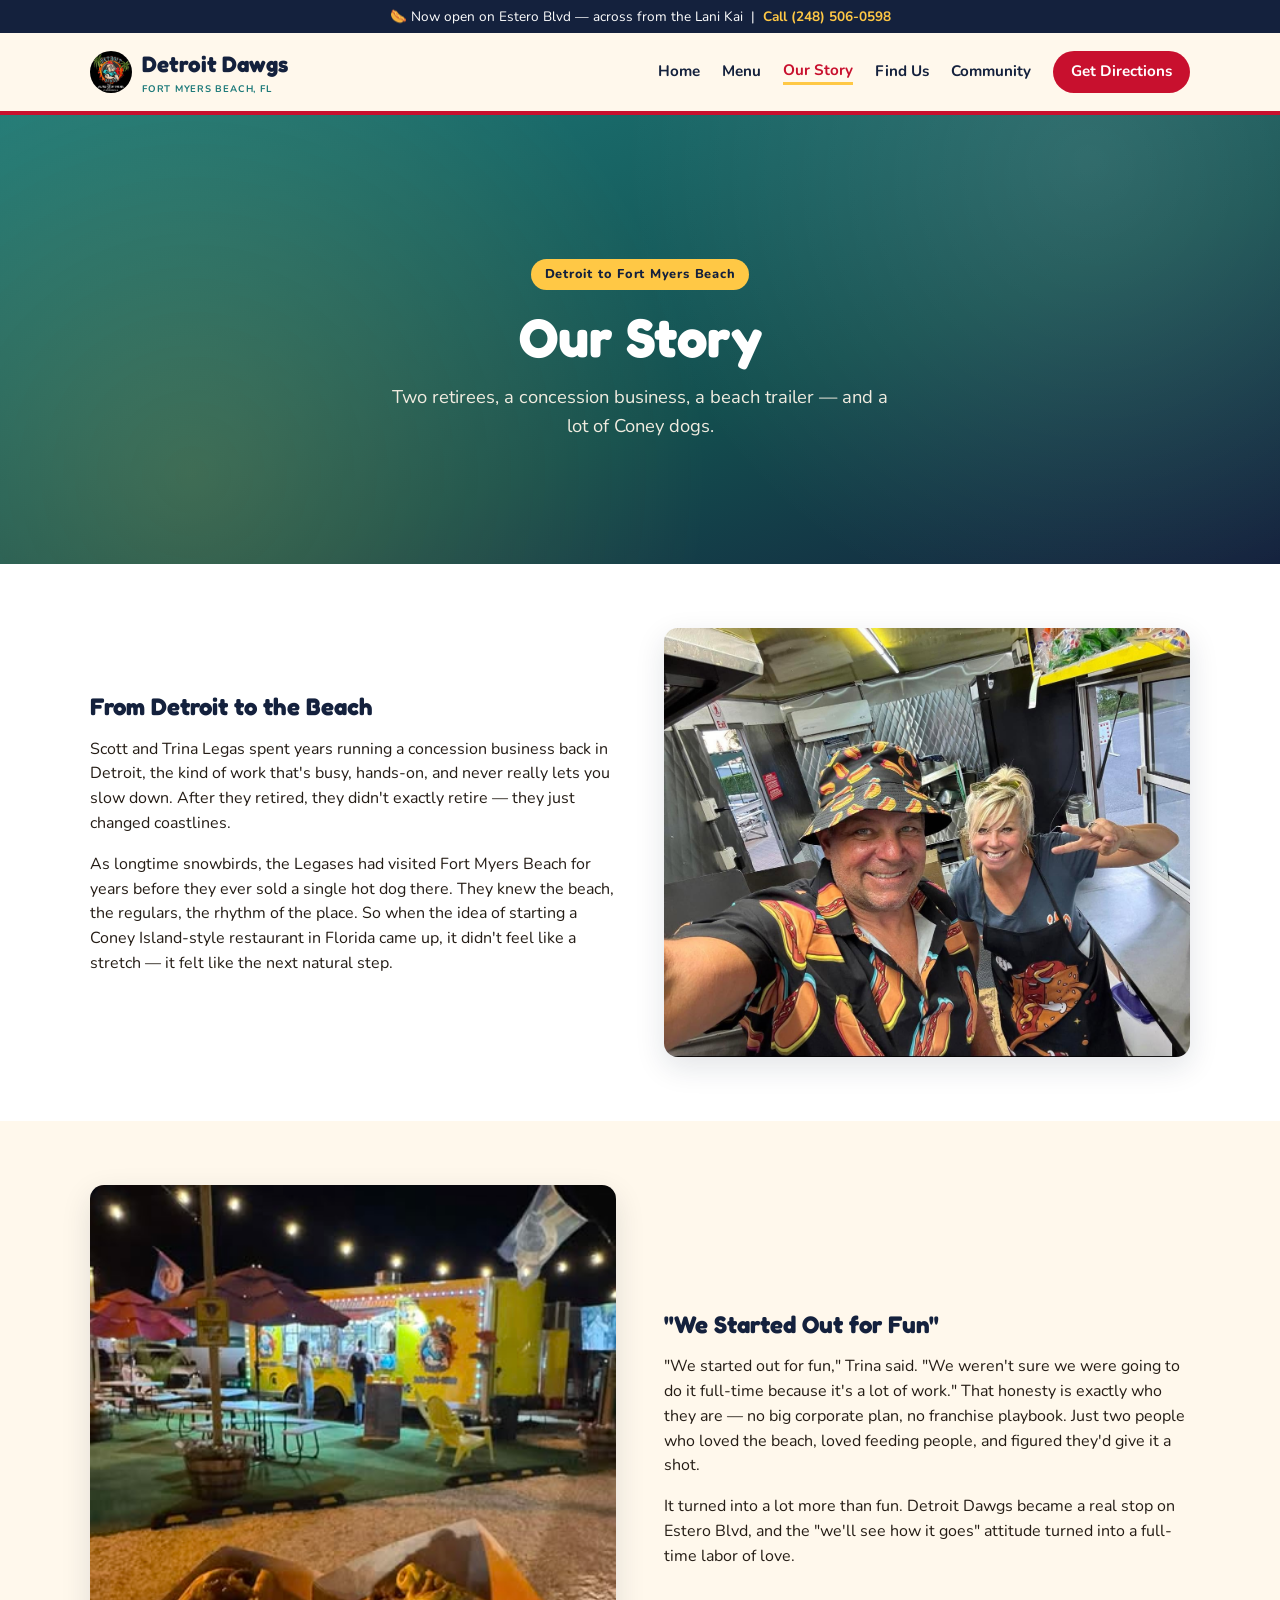
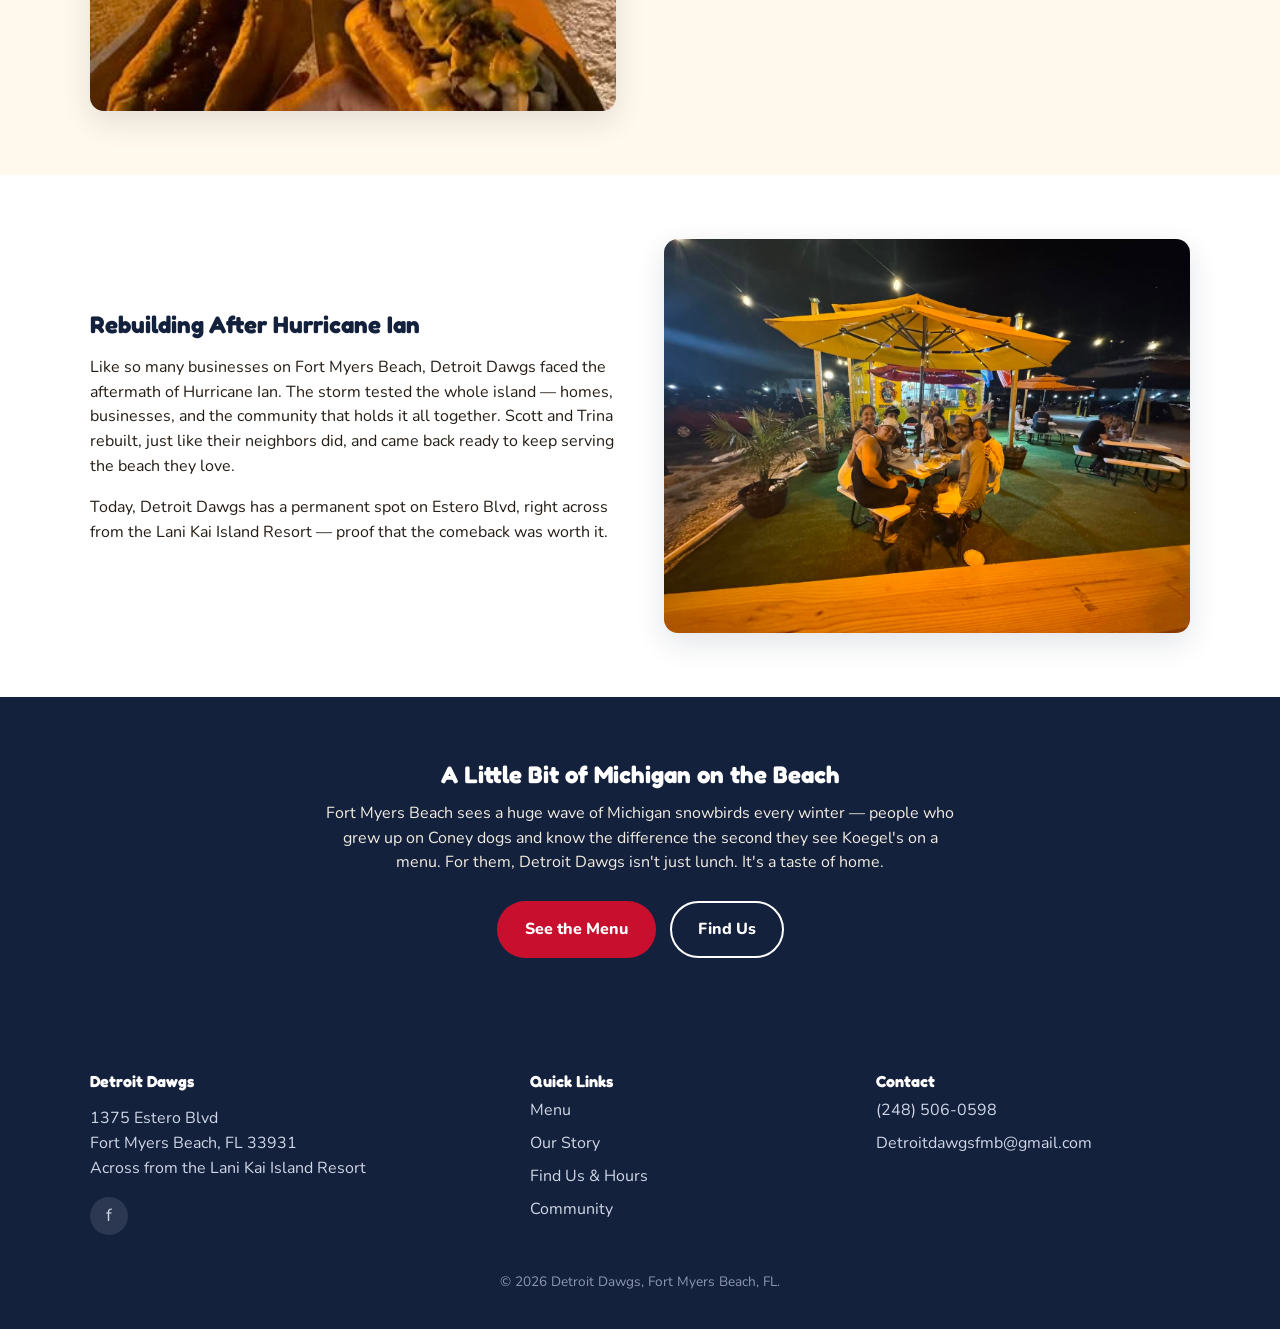
<file: detroit-dawgs/our-story.html>
<!DOCTYPE html>
<html lang="en">
<head>
<meta charset="UTF-8">
<meta name="viewport" content="width=device-width, initial-scale=1.0">
<title>Our Story | Scott &amp; Trina Legas — Detroit Dawgs, Fort Myers Beach</title>
<meta name="description" content="From a Detroit concession business to a beloved hot dog trailer on Fort Myers Beach: the story of Scott &amp; Trina Legas and Detroit Dawgs.">
<meta name="theme-color" content="#c8102e">
<link rel="canonical" href="https://detroitdawgsfmb.com/our-story.html">
<link rel="icon" href="assets/logo.jpeg">
<link rel="preconnect" href="https://fonts.googleapis.com">
<link href="https://fonts.googleapis.com/css2?family=Fredoka:wght@500;600;700&family=Nunito:wght@400;600;700;800&display=swap" rel="stylesheet">
<link rel="stylesheet" href="styles.css">
</head>
<body>
<a class="skip-link" href="#main">Skip to content</a>
<div class="top-banner">🌭 Now open on Estero Blvd — across from the Lani Kai &nbsp;|&nbsp; <a href="tel:+12485060598">Call (248) 506-0598</a></div>

<header class="site-header">
  <div class="header-inner">
    <a class="brand" href="index.html">
      <img class="logo-mark" src="assets/logo.jpeg" alt="Detroit Dawgs logo" width="42" height="42">
      <span>Detroit Dawgs<small>FORT MYERS BEACH, FL</small></span>
    </a>
    <button class="nav-toggle" aria-label="Toggle menu" aria-expanded="false">☰</button>
    <nav class="main-nav">
      <a href="index.html">Home</a>
      <a href="menu.html">Menu</a>
      <a href="our-story.html" class="current">Our Story</a>
      <a href="find-us.html">Find Us</a>
      <a href="community.html">Community</a>
      <a class="nav-cta" href="find-us.html#directions">Get Directions</a>
    </nav>
  </div>
</header>

<main id="main">

  <section class="hero">
    <div class="hero-inner" style="grid-template-columns:1fr; text-align:center;">
      <div>
        <span class="hero-eyebrow">Detroit to Fort Myers Beach</span>
        <h1>Our Story</h1>
        <p class="lead" style="margin:0 auto;">Two retirees, a concession business, a beach trailer — and a lot of Coney dogs.</p>
      </div>
    </div>
  </section>

  <section class="section-alt">
    <div class="container">
      <div class="story-grid">
        <div>
          <h2>From Detroit to the Beach</h2>
          <p>Scott and Trina Legas spent years running a concession business back in Detroit, the kind of work that's busy, hands-on, and never really lets you slow down. After they retired, they didn't exactly retire — they just changed coastlines.</p>
          <p>As longtime snowbirds, the Legases had visited Fort Myers Beach for years before they ever sold a single hot dog there. They knew the beach, the regulars, the rhythm of the place. So when the idea of starting a Coney Island-style restaurant in Florida came up, it didn't feel like a stretch — it felt like the next natural step.</p>
        </div>
        <img src="assets/photo-4.jpg" alt="Scott and Trina Legas inside the Detroit Dawgs trailer" loading="lazy" style="border-radius:var(--radius); box-shadow:var(--shadow); width:100%; object-fit:cover;">
      </div>
    </div>
  </section>

  <section>
    <div class="container">
      <div class="story-grid">
        <img src="assets/photo-3.jpg" alt="Detroit Dawgs trailer lit up at night on Estero Blvd" loading="lazy" style="border-radius:var(--radius); box-shadow:var(--shadow); width:100%; object-fit:cover;">
        <div>
          <h2>"We Started Out for Fun"</h2>
          <p>"We started out for fun," Trina said. "We weren't sure we were going to do it full-time because it's a lot of work." That honesty is exactly who they are — no big corporate plan, no franchise playbook. Just two people who loved the beach, loved feeding people, and figured they'd give it a shot.</p>
          <p>It turned into a lot more than fun. Detroit Dawgs became a real stop on Estero Blvd, and the "we'll see how it goes" attitude turned into a full-time labor of love.</p>
        </div>
      </div>
    </div>
  </section>

  <section class="section-alt">
    <div class="container">
      <div class="story-grid">
        <div>
          <h2>Rebuilding After Hurricane Ian</h2>
          <p>Like so many businesses on Fort Myers Beach, Detroit Dawgs faced the aftermath of Hurricane Ian. The storm tested the whole island — homes, businesses, and the community that holds it all together. Scott and Trina rebuilt, just like their neighbors did, and came back ready to keep serving the beach they love.</p>
          <p>Today, Detroit Dawgs has a permanent spot on Estero Blvd, right across from the Lani Kai Island Resort — proof that the comeback was worth it.</p>
        </div>
        <img src="assets/photo-5.jpg" alt="Customers enjoying dinner at the picnic tables outside Detroit Dawgs" loading="lazy" style="border-radius:var(--radius); box-shadow:var(--shadow); width:100%; object-fit:cover;">
      </div>
    </div>
  </section>

  <section class="section-navy">
    <div class="container" style="text-align:center;">
      <h2>A Little Bit of Michigan on the Beach</h2>
      <p class="lead" style="margin:0 auto 20px; max-width:640px; color:#f1ece0;">Fort Myers Beach sees a huge wave of Michigan snowbirds every winter — people who grew up on Coney dogs and know the difference the second they see Koegel's on a menu. For them, Detroit Dawgs isn't just lunch. It's a taste of home.</p>
      <div class="hero-actions" style="justify-content:center;">
        <a class="btn btn-primary" href="menu.html">See the Menu</a>
        <a class="btn btn-secondary" href="find-us.html#directions">Find Us</a>
      </div>
    </div>
  </section>

</main>

<footer class="site-footer">
  <div class="container footer-grid">
    <div>
      <h4>Detroit Dawgs</h4>
      <p>1375 Estero Blvd<br>Fort Myers Beach, FL 33931<br>Across from the Lani Kai Island Resort</p>
      <div class="social-row">
        <a href="https://www.facebook.com/p/Detroit-Dawgs-61573770268589/" aria-label="Facebook" target="_blank" rel="noopener">f</a>
      </div>
    </div>
    <div>
      <h4>Quick Links</h4>
      <ul>
        <li><a href="menu.html">Menu</a></li>
        <li><a href="our-story.html">Our Story</a></li>
        <li><a href="find-us.html">Find Us &amp; Hours</a></li>
        <li><a href="community.html">Community</a></li>
      </ul>
    </div>
    <div>
      <h4>Contact</h4>
      <ul>
        <li><a href="tel:+12485060598">(248) 506-0598</a></li>
        <li><a href="mailto:Detroitdawgsfmb@gmail.com">Detroitdawgsfmb@gmail.com</a></li>
      </ul>
    </div>
  </div>
  <p class="footer-bottom">© <span id="year"></span> Detroit Dawgs, Fort Myers Beach, FL.</p>
</footer>

<script src="script.js"></script>
</body>
</html>
</file>
<file: detroit-dawgs/styles.css>
/* Detroit Dawgs — shared styles */

:root {
  --red: #c8102e;
  --red-dark: #960c22;
  --yellow: #ffc845;
  --navy: #14213d;
  --cream: #fff8ec;
  --sand: #f6e7c9;
  --teal: #1d7a7a;
  --ink: #241c15;
  --max-width: 1140px;
  --radius: 14px;
  --shadow: 0 10px 30px rgba(20, 33, 61, 0.12);
}

* { box-sizing: border-box; }

html { scroll-behavior: smooth; }

body {
  margin: 0;
  font-family: "Nunito", system-ui, -apple-system, Segoe UI, Roboto, sans-serif;
  background: var(--cream);
  color: var(--ink);
  line-height: 1.55;
}

h1, h2, h3, h4 {
  font-family: "Fredoka", "Nunito", sans-serif;
  margin: 0 0 0.5em;
  line-height: 1.15;
  color: var(--navy);
}

a { color: var(--red); text-decoration: none; }
a:hover { text-decoration: underline; }

img { max-width: 100%; display: block; }

.container {
  max-width: var(--max-width);
  margin: 0 auto;
  padding: 0 20px;
}

/* Skip link */
.skip-link {
  position: absolute;
  left: -999px;
  top: 0;
  background: var(--navy);
  color: #fff;
  padding: 10px 16px;
  z-index: 1000;
}
.skip-link:focus { left: 10px; top: 10px; }

/* Top banner */
.top-banner {
  background: var(--navy);
  color: #fff;
  font-size: 0.85rem;
  text-align: center;
  padding: 6px 12px;
}
.top-banner a { color: var(--yellow); font-weight: 700; }

/* Header */
.site-header {
  background: var(--cream);
  border-bottom: 4px solid var(--red);
  position: sticky;
  top: 0;
  z-index: 100;
}
.header-inner {
  display: flex;
  align-items: center;
  justify-content: space-between;
  padding: 14px 20px;
  max-width: var(--max-width);
  margin: 0 auto;
}
.brand {
  display: flex;
  align-items: center;
  gap: 10px;
  font-family: "Fredoka", sans-serif;
  font-weight: 700;
  font-size: 1.4rem;
  color: var(--navy);
}
.brand .logo-mark {
  width: 42px;
  height: 42px;
  border-radius: 50%;
  object-fit: cover;
  flex-shrink: 0;
  display: flex;
  align-items: center;
  justify-content: center;
  font-size: 1.4rem;
}
.brand small {
  display: block;
  font-family: "Nunito", sans-serif;
  font-weight: 700;
  font-size: 0.6rem;
  letter-spacing: 0.08em;
  color: var(--teal);
}

nav.main-nav {
  display: flex;
  gap: 22px;
  align-items: center;
}
nav.main-nav a {
  color: var(--navy);
  font-weight: 700;
  font-size: 0.95rem;
}
nav.main-nav a.current { color: var(--red); border-bottom: 3px solid var(--yellow); }

.nav-cta {
  background: var(--red);
  color: #fff !important;
  padding: 9px 18px;
  border-radius: 999px;
  font-weight: 800;
}
.nav-cta:hover { background: var(--red-dark); text-decoration: none; }

.nav-toggle {
  display: none;
  background: none;
  border: 2px solid var(--navy);
  border-radius: 8px;
  padding: 8px 10px;
  font-size: 1.2rem;
  cursor: pointer;
}

@media (max-width: 760px) {
  nav.main-nav {
    display: none;
    flex-direction: column;
    align-items: flex-start;
    gap: 16px;
    position: absolute;
    top: 100%;
    left: 0;
    right: 0;
    background: var(--cream);
    padding: 20px;
    border-bottom: 4px solid var(--red);
    box-shadow: var(--shadow);
  }
  nav.main-nav.open { display: flex; }
  .nav-toggle { display: inline-block; }
}

/* Hero */
.hero {
  position: relative;
  background: linear-gradient(160deg, var(--teal) 0%, #134f4f 60%, var(--navy) 100%);
  color: #fff;
  overflow: hidden;
}
.hero::before {
  content: "";
  position: absolute;
  inset: 0;
  background:
    radial-gradient(circle at 15% 80%, rgba(255,200,69,0.18), transparent 45%),
    radial-gradient(circle at 85% 10%, rgba(255,255,255,0.12), transparent 40%);
}
.hero-inner {
  position: relative;
  max-width: var(--max-width);
  margin: 0 auto;
  padding: 80px 20px 60px;
  display: grid;
  grid-template-columns: 1.1fr 1fr;
  gap: 40px;
  align-items: center;
}
@media (max-width: 820px) {
  .hero-inner { grid-template-columns: 1fr; padding: 50px 20px 40px; text-align: center; }
}
.hero-eyebrow {
  display: inline-block;
  background: var(--yellow);
  color: var(--navy);
  font-weight: 800;
  font-size: 0.8rem;
  letter-spacing: 0.06em;
  padding: 6px 14px;
  border-radius: 999px;
  margin-bottom: 16px;
}
.hero h1 {
  color: #fff;
  font-size: clamp(2.2rem, 5vw, 3.4rem);
  margin-bottom: 14px;
}
.hero p.lead {
  font-size: 1.15rem;
  color: #f1ece0;
  max-width: 520px;
}
@media (max-width: 820px) { .hero p.lead { margin: 0 auto; } }

.hero-actions {
  display: flex;
  gap: 14px;
  margin-top: 26px;
  flex-wrap: wrap;
}
@media (max-width: 820px) { .hero-actions { justify-content: center; } }

.btn {
  display: inline-block;
  padding: 14px 26px;
  border-radius: 999px;
  font-weight: 800;
  font-size: 1rem;
  border: 2px solid transparent;
  cursor: pointer;
}
.btn-primary { background: var(--red); color: #fff; }
.btn-primary:hover { background: var(--red-dark); text-decoration: none; }
.btn-secondary { background: transparent; color: #fff; border-color: #fff; }
.btn-secondary:hover { background: rgba(255,255,255,0.15); text-decoration: none; }
.btn-dark { background: var(--navy); color: #fff; }
.btn-dark:hover { background: #0d1830; text-decoration: none; }

/* Hero art (trailer scene, no stock photo, illustrated with CSS) */
.hero-art {
  position: relative;
  height: 280px;
  background: linear-gradient(to bottom, #ffd98e 0%, #ffd98e 55%, #2aa1a1 55%, #2aa1a1 100%);
  border-radius: var(--radius);
  overflow: hidden;
  box-shadow: var(--shadow);
}
.hero-art .sun {
  position: absolute;
  top: 24px;
  right: 30px;
  width: 56px;
  height: 56px;
  border-radius: 50%;
  background: var(--yellow);
}
.hero-art .trailer {
  position: absolute;
  bottom: 26px;
  left: 50%;
  transform: translateX(-50%);
  width: 78%;
  height: 110px;
  background: #fff;
  border-radius: 10px;
  border: 5px solid var(--navy);
}
.hero-art .trailer::before {
  content: "DETROIT DAWGS";
  position: absolute;
  top: 14px;
  left: 0; right: 0;
  text-align: center;
  font-family: "Fredoka", sans-serif;
  font-weight: 700;
  color: var(--red);
  font-size: 1rem;
  letter-spacing: 0.03em;
}
.hero-art .trailer::after {
  content: "";
  position: absolute;
  bottom: -5px;
  left: 10%;
  width: 80%;
  height: 36px;
  background: var(--red);
  border-radius: 4px 4px 0 0;
}
.hero-art .wave {
  position: absolute;
  bottom: 0; left: 0; right: 0;
  height: 18px;
  background: #fff;
  opacity: 0.5;
  clip-path: polygon(0 100%, 5% 40%, 15% 100%, 25% 40%, 35% 100%, 45% 40%, 55% 100%, 65% 40%, 75% 100%, 85% 40%, 95% 100%, 100% 40%, 100% 100%);
}

/* Sections */
section { padding: 64px 0; }
.section-alt { background: #fff; }
.section-navy { background: var(--navy); color: #fff; }
.section-navy h2 { color: #fff; }

.section-head {
  text-align: center;
  max-width: 680px;
  margin: 0 auto 40px;
}
.section-head .kicker {
  text-transform: uppercase;
  letter-spacing: 0.1em;
  font-size: 0.8rem;
  font-weight: 800;
  color: var(--red);
}
.section-head h2 { font-size: clamp(1.8rem, 3.5vw, 2.4rem); }

/* Story block */
.story-grid {
  display: grid;
  grid-template-columns: 1fr 1fr;
  gap: 48px;
  align-items: center;
}
@media (max-width: 760px) { .story-grid { grid-template-columns: 1fr; } }

/* Cards */
.card-grid {
  display: grid;
  grid-template-columns: repeat(3, 1fr);
  gap: 24px;
}
@media (max-width: 900px) { .card-grid { grid-template-columns: 1fr 1fr; } }
@media (max-width: 600px) { .card-grid { grid-template-columns: 1fr; } }

.card {
  background: #fff;
  border-radius: var(--radius);
  box-shadow: var(--shadow);
  padding: 26px;
  border: 1px solid #eee2c7;
}
.card h3 { font-size: 1.15rem; color: var(--red); }
.card .icon { font-size: 1.8rem; margin-bottom: 10px; display: block; }

/* Stat strip */
.stat-strip {
  display: flex;
  justify-content: center;
  gap: 50px;
  flex-wrap: wrap;
  text-align: center;
  padding: 30px 0;
}
.stat-strip .stat strong {
  display: block;
  font-family: "Fredoka", sans-serif;
  font-size: 2rem;
  color: var(--yellow);
}

/* Menu page */
.menu-section { margin-bottom: 48px; }
.menu-section h2 {
  border-bottom: 3px solid var(--yellow);
  padding-bottom: 8px;
  display: inline-block;
}
.menu-item {
  display: flex;
  justify-content: space-between;
  gap: 16px;
  padding: 16px 0;
  border-bottom: 1px solid #eee2c7;
}
.menu-item:last-child { border-bottom: none; }
.menu-item h4 { margin: 0 0 4px; font-size: 1.05rem; color: var(--navy); }
.menu-item p { margin: 0; color: #5a4f3c; font-size: 0.95rem; }
.menu-item .price {
  font-family: "Fredoka", sans-serif;
  font-weight: 700;
  color: var(--red);
  white-space: nowrap;
}
.callout {
  background: var(--sand);
  border-left: 6px solid var(--red);
  border-radius: 10px;
  padding: 20px 24px;
  margin: 30px 0;
}
.callout strong { color: var(--red-dark); }

/* Find us */
.map-embed {
  border-radius: var(--radius);
  overflow: hidden;
  box-shadow: var(--shadow);
  border: 0;
  width: 100%;
  height: 420px;
}
.info-list {
  list-style: none;
  margin: 0;
  padding: 0;
}
.info-list li {
  display: flex;
  gap: 12px;
  padding: 14px 0;
  border-bottom: 1px solid #eee2c7;
}
.info-list li:last-child { border-bottom: none; }
.info-list .label-icon { font-size: 1.3rem; }
.info-list strong { display: block; color: var(--navy); }

table.hours { width: 100%; border-collapse: collapse; }
table.hours td { padding: 8px 0; border-bottom: 1px solid #eee2c7; }
table.hours td:last-child { text-align: right; font-weight: 700; color: var(--navy); }

/* Community page */
.community-card {
  background: #fff;
  border-radius: var(--radius);
  box-shadow: var(--shadow);
  padding: 28px;
  margin-bottom: 24px;
  border-top: 6px solid var(--yellow);
}
.community-card h3 { display: flex; align-items: center; gap: 10px; }

/* Testimonial */
.testimonial {
  background: #fff;
  border-radius: var(--radius);
  box-shadow: var(--shadow);
  padding: 30px;
  max-width: 640px;
  margin: 0 auto;
  text-align: center;
}
.testimonial .stars { color: var(--yellow); font-size: 1.3rem; letter-spacing: 2px; }
.testimonial p.quote { font-size: 1.15rem; font-style: italic; color: var(--navy); margin: 14px 0; }

/* Facebook embed wrapper */
.fb-embed-wrap {
  display: flex;
  justify-content: center;
}

/* Footer */
footer.site-footer {
  background: var(--navy);
  color: #cfd6e6;
  padding: 50px 0 24px;
}
.footer-grid {
  display: grid;
  grid-template-columns: 1.3fr 1fr 1fr;
  gap: 32px;
}
@media (max-width: 700px) { .footer-grid { grid-template-columns: 1fr; } }
.footer-grid h4 { color: #fff; font-size: 1rem; }
.footer-grid a { color: #cfd6e6; }
.footer-grid ul { list-style: none; padding: 0; margin: 0; }
.footer-grid li { margin-bottom: 8px; }
.footer-bottom {
  text-align: center;
  margin-top: 36px;
  font-size: 0.85rem;
  color: #8d97b3;
}
.social-row { display: flex; gap: 12px; margin-top: 10px; }
.social-row a {
  width: 38px; height: 38px;
  border-radius: 50%;
  background: rgba(255,255,255,0.1);
  display: flex; align-items: center; justify-content: center;
  font-size: 1.1rem;
}

/* Gallery */
.gallery-grid {
  display: grid;
  grid-template-columns: repeat(4, 1fr);
  gap: 16px;
}
@media (max-width: 760px) { .gallery-grid { grid-template-columns: repeat(2, 1fr); } }
.gallery-grid img { width: 100%; height: 100%; }
</file>
